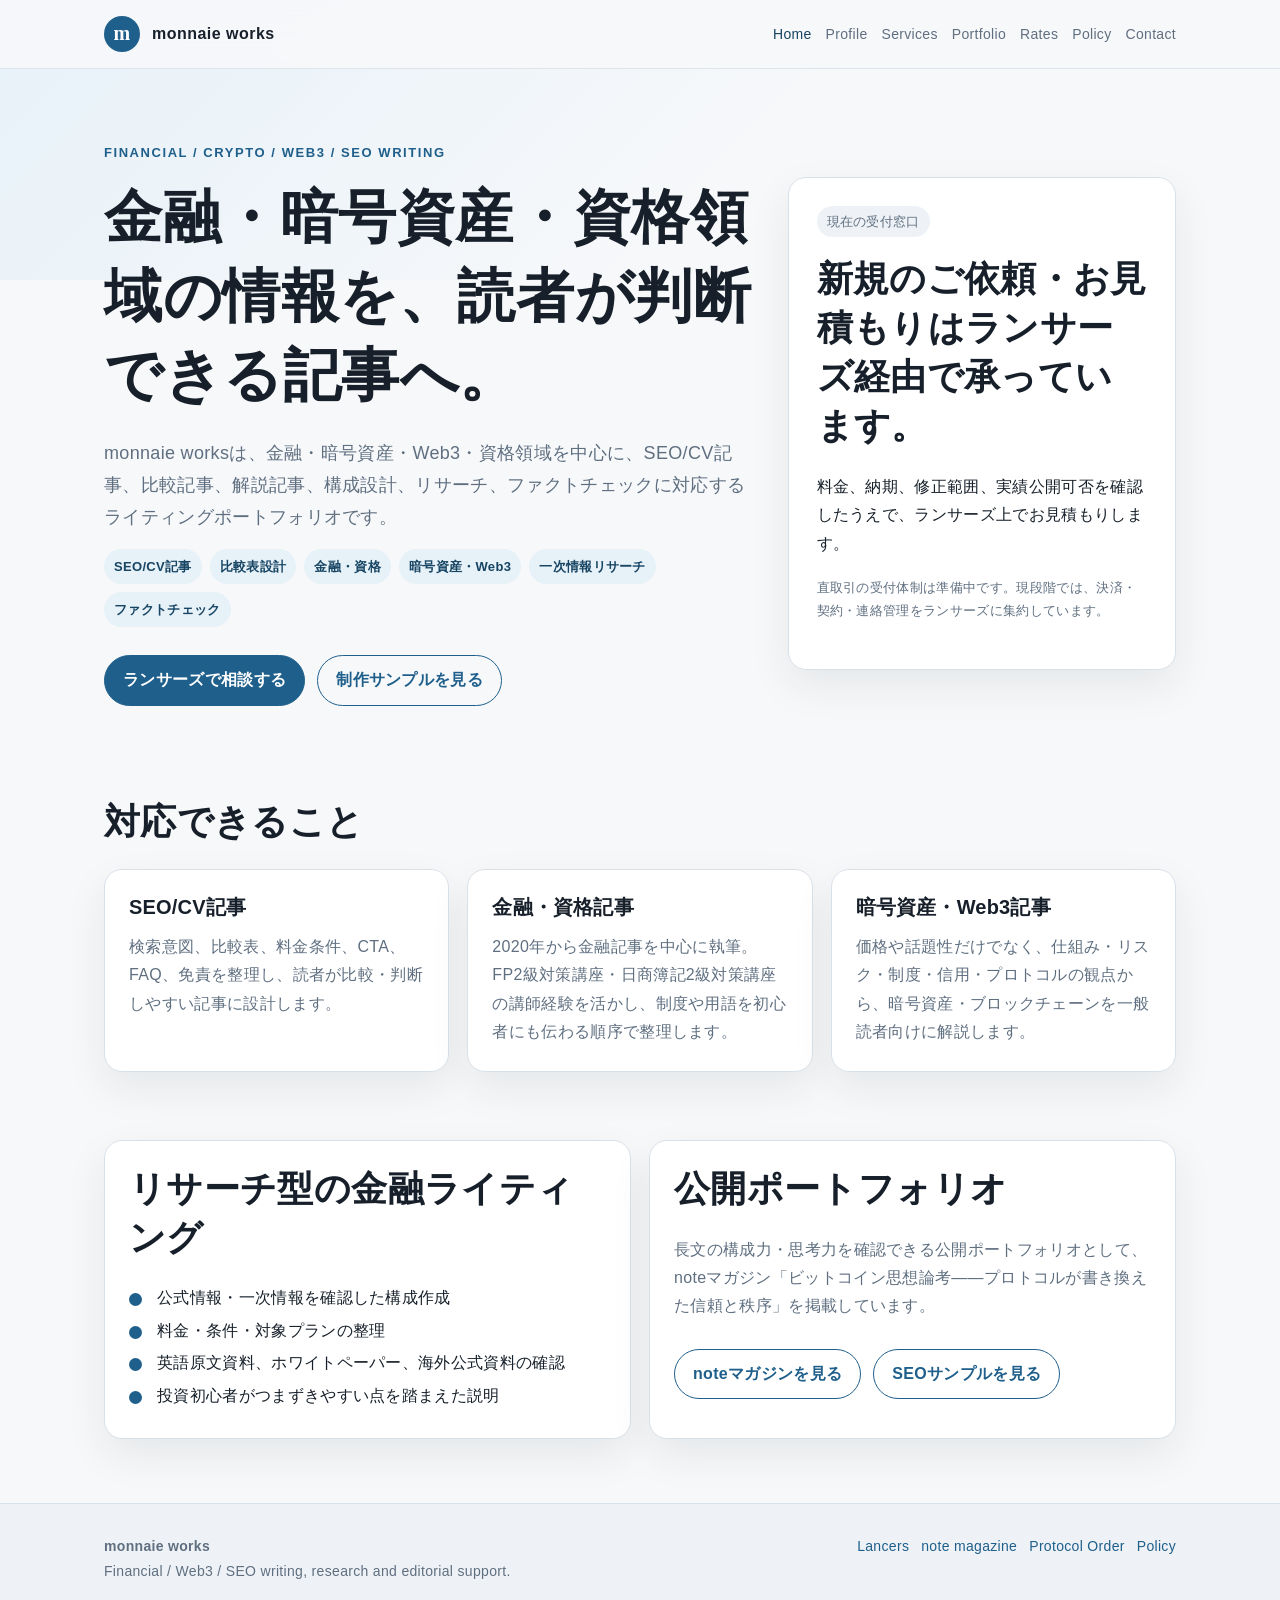
<file: docs/index.html>
<!doctype html>
<html lang="ja">
<head>
  <meta charset="utf-8">
  <meta name="viewport" content="width=device-width, initial-scale=1">
  <title>monnaie works | 金融・暗号資産・資格領域のSEO/CVライティング</title>
  <meta name="description" content="金融・暗号資産・Web3・資格領域のSEO/CV記事、比較記事、リサーチ、ファクトチェックに対応するライティングポートフォリオです。">
  <meta property="og:title" content="monnaie works | 金融・暗号資産・資格領域のSEO/CVライティング">
  <meta property="og:description" content="金融・暗号資産・Web3・資格領域のSEO/CV記事、比較記事、リサーチ、ファクトチェックに対応するライティングポートフォリオです。">
  <meta property="og:type" content="website">
  <meta property="og:url" content="https://monnaie-works.github.io/index.html">
  <link rel="icon" href="assets/favicon.svg" type="image/svg+xml">
  <link rel="stylesheet" href="assets/style.css">
</head>
<body>
<header class="site-header">
  <div class="header-inner">
    <a class="brand" href="index.html" aria-label="monnaie works home">
      <span class="brand-mark">m</span>
      <span>monnaie works</span>
    </a>
    <nav class="nav" aria-label="Primary navigation">
        <a class="active" href="index.html">Home</a>
        <a href="profile.html">Profile</a>
        <a href="services.html">Services</a>
        <a href="portfolio.html">Portfolio</a>
        <a href="rates.html">Rates</a>
        <a href="policy.html">Policy</a>
        <a href="contact.html">Contact</a>
    </nav>
  </div>
</header>

<main>
  <section class="hero">
    <div>
      <p class="eyebrow">Financial / Crypto / Web3 / SEO Writing</p>
      <h1>金融・暗号資産・資格領域の情報を、読者が判断できる記事へ。</h1>
      <p class="lead">monnaie worksは、金融・暗号資産・Web3・資格領域を中心に、SEO/CV記事、比較記事、解説記事、構成設計、リサーチ、ファクトチェックに対応するライティングポートフォリオです。</p>
      <div class="badge-list" aria-label="対応領域">
        <span class="badge">SEO/CV記事</span>
        <span class="badge">比較表設計</span>
        <span class="badge">金融・資格</span>
        <span class="badge">暗号資産・Web3</span>
        <span class="badge">一次情報リサーチ</span>
        <span class="badge">ファクトチェック</span>
      </div>
      <div class="cta-row">
        <a class="button" href="https://www.lancers.jp/profile/monnaie_works" target="_blank" rel="noopener noreferrer">ランサーズで相談する</a>
        <a class="button secondary" href="portfolio.html">制作サンプルを見る</a>
      </div>
    </div>
    <aside class="hero-card" aria-label="依頼受付について">
      <p class="kicker">現在の受付窓口</p>
      <h2>新規のご依頼・お見積もりはランサーズ経由で承っています。</h2>
      <p>料金、納期、修正範囲、実績公開可否を確認したうえで、ランサーズ上でお見積もりします。</p>
      <p class="small">直取引の受付体制は準備中です。現段階では、決済・契約・連絡管理をランサーズに集約しています。</p>
    </aside>
  </section>

  <section class="section">
    <h2>対応できること</h2>
    <div class="grid">
      <article class="card">
        <h3>SEO/CV記事</h3>
        <p>検索意図、比較表、料金条件、CTA、FAQ、免責を整理し、読者が比較・判断しやすい記事に設計します。</p>
      </article>
      <article class="card">
        <h3>金融・資格記事</h3>
        <p>2020年から金融記事を中心に執筆。FP2級対策講座・日商簿記2級対策講座の講師経験を活かし、制度や用語を初心者にも伝わる順序で整理します。</p>
      </article>
      <article class="card">
        <h3>暗号資産・Web3記事</h3>
        <p>価格や話題性だけでなく、仕組み・リスク・制度・信用・プロトコルの観点から、暗号資産・ブロックチェーンを一般読者向けに解説します。</p>
      </article>
    </div>
  </section>

  <section class="section">
    <div class="grid two">
      <article class="profile-box">
        <h2>リサーチ型の金融ライティング</h2>
        <ul class="check-list">
          <li>公式情報・一次情報を確認した構成作成</li>
          <li>料金・条件・対象プランの整理</li>
          <li>英語原文資料、ホワイトペーパー、海外公式資料の確認</li>
          <li>投資初心者がつまずきやすい点を踏まえた説明</li>
        </ul>
      </article>
      <article class="profile-box">
        <h2>公開ポートフォリオ</h2>
        <p>長文の構成力・思考力を確認できる公開ポートフォリオとして、noteマガジン「ビットコイン思想論考――プロトコルが書き換えた信頼と秩序」を掲載しています。</p>
        <div class="cta-row">
          <a class="button secondary" href="https://note.com/philo_monnaie/m/m2eb912a5b10f" target="_blank" rel="noopener noreferrer">noteマガジンを見る</a>
          <a class="button secondary" href="portfolio.html">SEOサンプルを見る</a>
        </div>
      </article>
    </div>
  </section>
</main>

<footer class="site-footer">
  <div class="footer-inner">
    <div>
      <strong>monnaie works</strong><br>
      Financial / Web3 / SEO writing, research and editorial support.
    </div>
    <div class="footer-links">
      <a href="https://www.lancers.jp/profile/monnaie_works" target="_blank" rel="noopener noreferrer">Lancers</a>
      <a href="https://note.com/philo_monnaie/m/m2eb912a5b10f" target="_blank" rel="noopener noreferrer">note magazine</a>
      <a href="https://protocolorder.github.io/protocolorder-teaser/" target="_blank" rel="noopener noreferrer">Protocol Order</a>
      <a href="policy.html">Policy</a>
    </div>
  </div>
</footer>
</body>
</html>
</file>
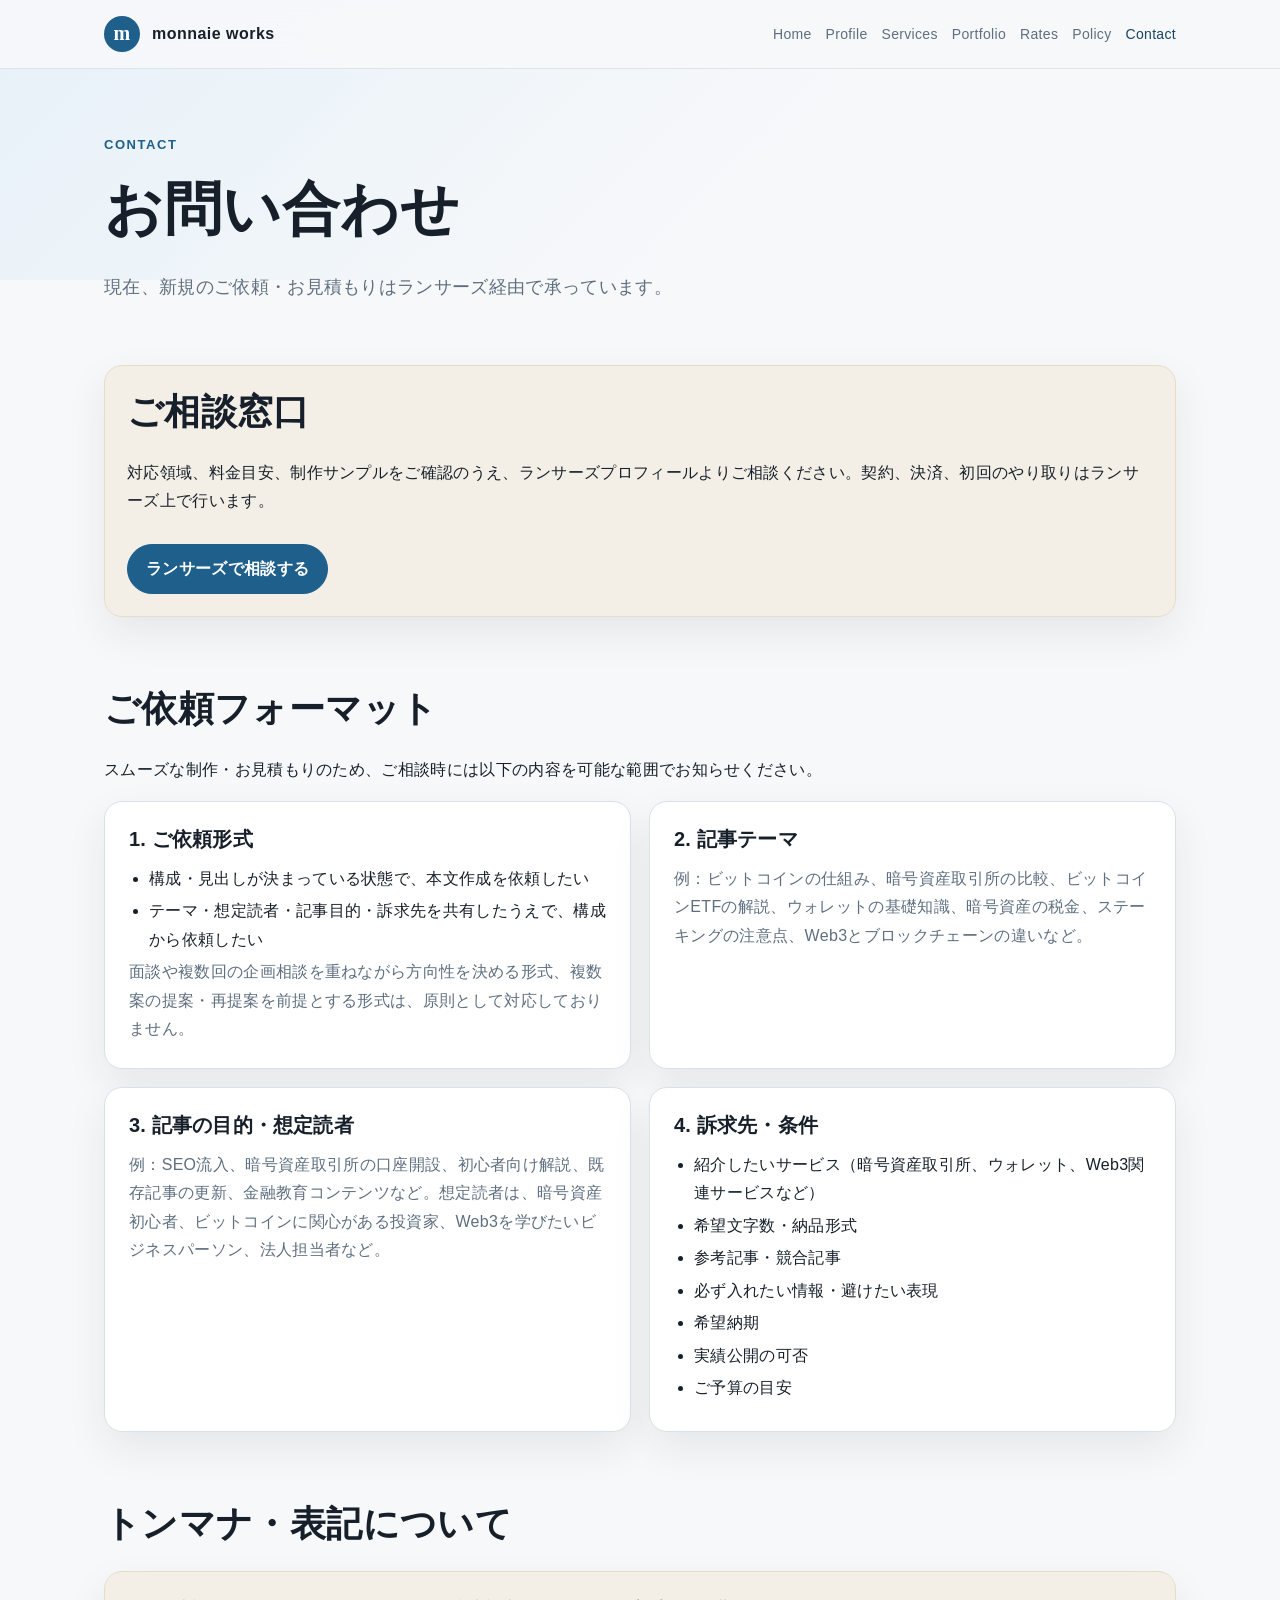
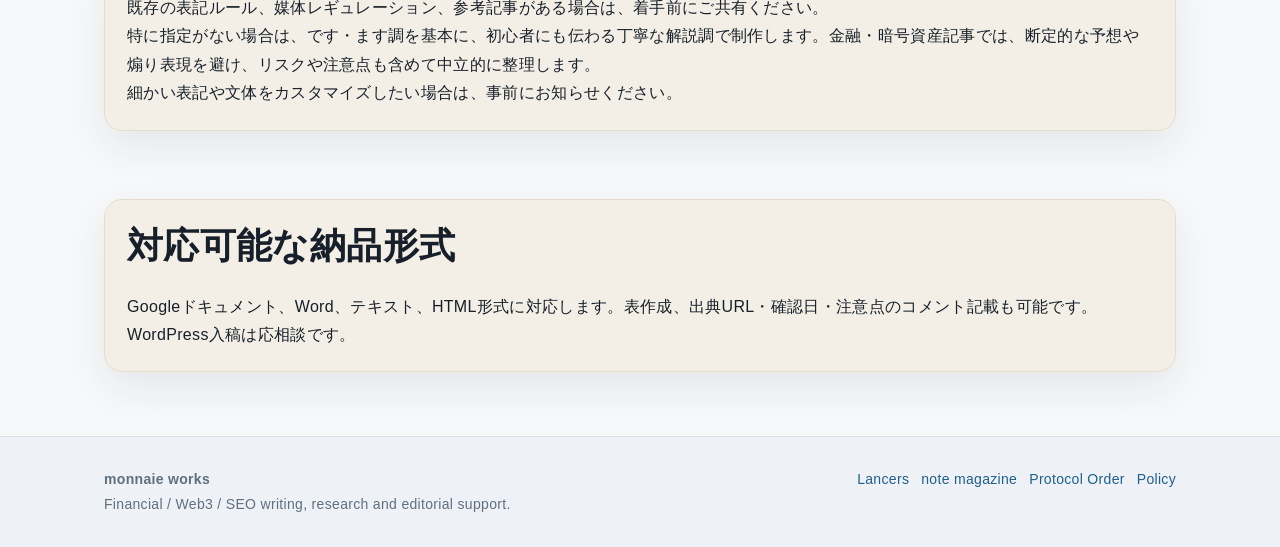
<file: docs/contact.html>
<!doctype html>
<html lang="ja">
<head>
  <meta charset="utf-8">
  <meta name="viewport" content="width=device-width, initial-scale=1">
  <title>Contact | monnaie works</title>
  <meta name="description" content="新規のご依頼・お見積もりはランサーズ経由で承っています。ご依頼フォーマット、必要情報、トンマナ確認方針をまとめています。">
  <meta property="og:title" content="Contact | monnaie works">
  <meta property="og:description" content="新規のご依頼・お見積もりはランサーズ経由で承っています。ご依頼フォーマット、必要情報、トンマナ確認方針をまとめています。">
  <meta property="og:type" content="website">
  <meta property="og:url" content="https://monnaie-works.github.io/contact.html">
  <link rel="icon" href="assets/favicon.svg" type="image/svg+xml">
  <link rel="stylesheet" href="assets/style.css">
</head>
<body>
<header class="site-header">
  <div class="header-inner">
    <a class="brand" href="index.html" aria-label="monnaie works home">
      <span class="brand-mark">m</span>
      <span>monnaie works</span>
    </a>
    <nav class="nav" aria-label="Primary navigation">
        <a href="index.html">Home</a>
        <a href="profile.html">Profile</a>
        <a href="services.html">Services</a>
        <a href="portfolio.html">Portfolio</a>
        <a href="rates.html">Rates</a>
        <a href="policy.html">Policy</a>
        <a class="active" href="contact.html">Contact</a>
    </nav>
  </div>
</header>

<main>
  <section class="page-hero">
    <p class="eyebrow">Contact</p>
    <h1>お問い合わせ</h1>
    <p class="lead">現在、新規のご依頼・お見積もりはランサーズ経由で承っています。</p>
  </section>

  <section class="section">
    <div class="note-box">
      <h2>ご相談窓口</h2>
      <p>対応領域、料金目安、制作サンプルをご確認のうえ、ランサーズプロフィールよりご相談ください。契約、決済、初回のやり取りはランサーズ上で行います。</p>
      <div class="cta-row">
        <a class="button" href="https://www.lancers.jp/profile/monnaie_works" target="_blank" rel="noopener noreferrer">ランサーズで相談する</a>
      </div>
    </div>
  </section>

  <section class="section">
    <h2>ご依頼フォーマット</h2>
    <p>スムーズな制作・お見積もりのため、ご相談時には以下の内容を可能な範囲でお知らせください。</p>
    <div class="grid two">
      <article class="card">
        <h3>1. ご依頼形式</h3>
        <ul>
          <li>構成・見出しが決まっている状態で、本文作成を依頼したい</li>
          <li>テーマ・想定読者・記事目的・訴求先を共有したうえで、構成から依頼したい</li>
        </ul>
        <p>面談や複数回の企画相談を重ねながら方向性を決める形式、複数案の提案・再提案を前提とする形式は、原則として対応しておりません。</p>
      </article>
      <article class="card">
        <h3>2. 記事テーマ</h3>
        <p>例：ビットコインの仕組み、暗号資産取引所の比較、ビットコインETFの解説、ウォレットの基礎知識、暗号資産の税金、ステーキングの注意点、Web3とブロックチェーンの違いなど。</p>
      </article>
      <article class="card">
        <h3>3. 記事の目的・想定読者</h3>
        <p>例：SEO流入、暗号資産取引所の口座開設、初心者向け解説、既存記事の更新、金融教育コンテンツなど。想定読者は、暗号資産初心者、ビットコインに関心がある投資家、Web3を学びたいビジネスパーソン、法人担当者など。</p>
      </article>
      <article class="card">
        <h3>4. 訴求先・条件</h3>
        <ul>
          <li>紹介したいサービス（暗号資産取引所、ウォレット、Web3関連サービスなど）</li>
          <li>希望文字数・納品形式</li>
          <li>参考記事・競合記事</li>
          <li>必ず入れたい情報・避けたい表現</li>
          <li>希望納期</li>
          <li>実績公開の可否</li>
          <li>ご予算の目安</li>
        </ul>
      </article>
    </div>
  </section>

  <section class="section">
    <h2>トンマナ・表記について</h2>
    <div class="note-box">
      <p>既存の表記ルール、媒体レギュレーション、参考記事がある場合は、着手前にご共有ください。</p>
      <p>特に指定がない場合は、です・ます調を基本に、初心者にも伝わる丁寧な解説調で制作します。金融・暗号資産記事では、断定的な予想や煽り表現を避け、リスクや注意点も含めて中立的に整理します。</p>
      <p>細かい表記や文体をカスタマイズしたい場合は、事前にお知らせください。</p>
    </div>
  </section>

  <section class="section">
    <div class="note-box">
      <h2>対応可能な納品形式</h2>
      <p>Googleドキュメント、Word、テキスト、HTML形式に対応します。表作成、出典URL・確認日・注意点のコメント記載も可能です。WordPress入稿は応相談です。</p>
    </div>
  </section>
</main>

<footer class="site-footer">
  <div class="footer-inner">
    <div>
      <strong>monnaie works</strong><br>
      Financial / Web3 / SEO writing, research and editorial support.
    </div>
    <div class="footer-links">
      <a href="https://www.lancers.jp/profile/monnaie_works" target="_blank" rel="noopener noreferrer">Lancers</a>
      <a href="https://note.com/philo_monnaie/m/m2eb912a5b10f" target="_blank" rel="noopener noreferrer">note magazine</a>
      <a href="https://protocolorder.github.io/protocolorder-teaser/" target="_blank" rel="noopener noreferrer">Protocol Order</a>
      <a href="policy.html">Policy</a>
    </div>
  </div>
</footer>
</body>
</html>
</file>
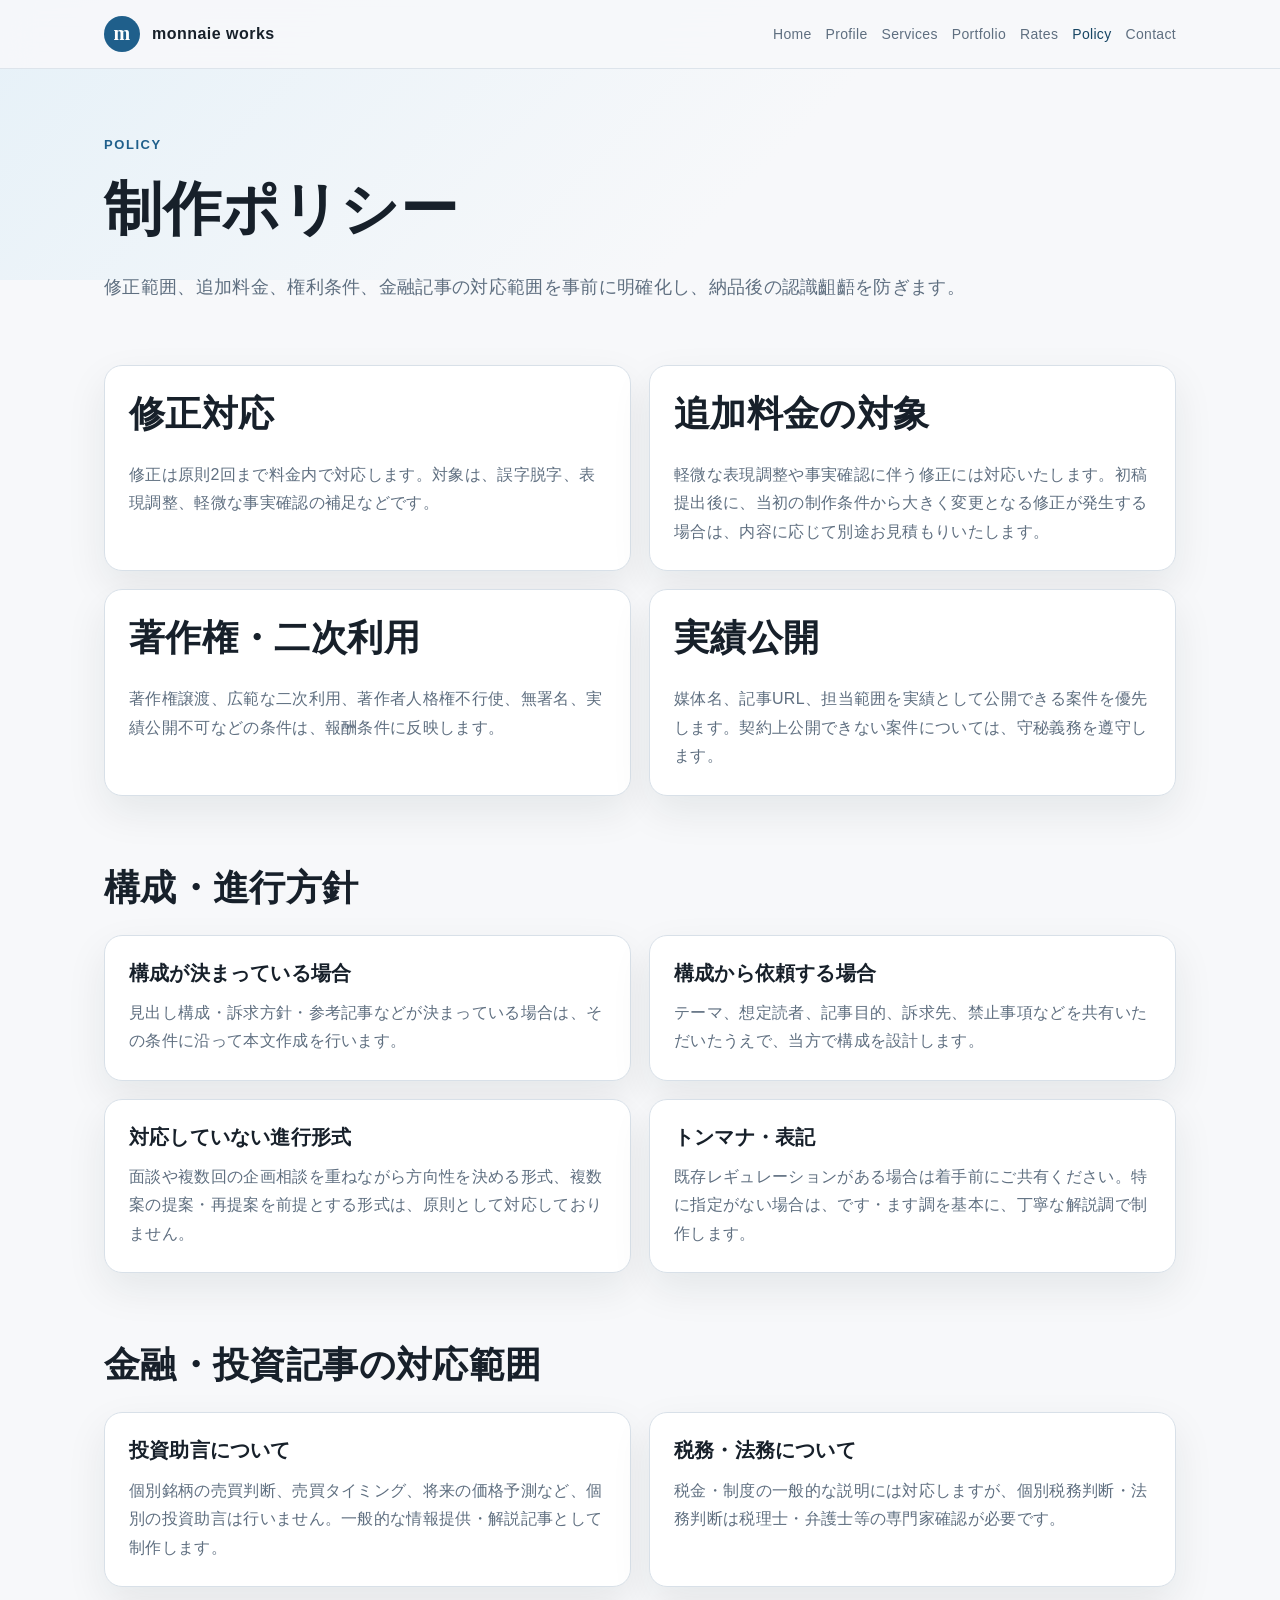
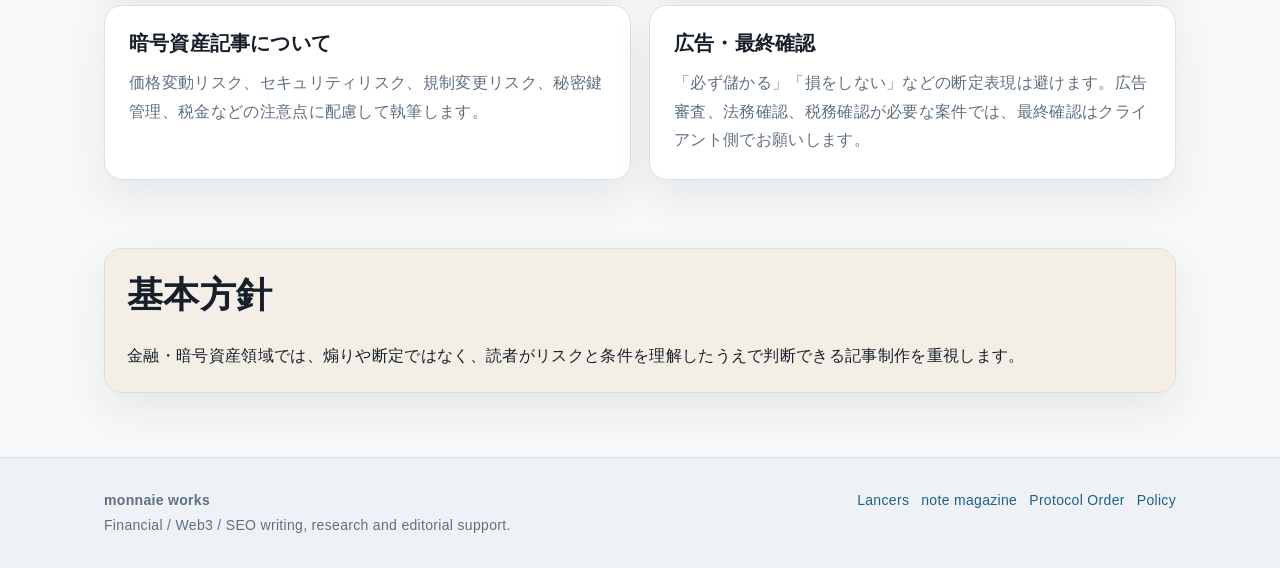
<file: docs/policy.html>
<!doctype html>
<html lang="ja">
<head>
  <meta charset="utf-8">
  <meta name="viewport" content="width=device-width, initial-scale=1">
  <title>Policy | monnaie works</title>
  <meta name="description" content="修正範囲、追加料金、権利条件、金融・投資記事の対応範囲に関する制作ポリシーです。">
  <meta property="og:title" content="Policy | monnaie works">
  <meta property="og:description" content="修正範囲、追加料金、権利条件、金融・投資記事の対応範囲に関する制作ポリシーです。">
  <meta property="og:type" content="website">
  <meta property="og:url" content="https://monnaie-works.github.io/policy.html">
  <link rel="icon" href="assets/favicon.svg" type="image/svg+xml">
  <link rel="stylesheet" href="assets/style.css">
</head>
<body>
<header class="site-header">
  <div class="header-inner">
    <a class="brand" href="index.html" aria-label="monnaie works home">
      <span class="brand-mark">m</span>
      <span>monnaie works</span>
    </a>
    <nav class="nav" aria-label="Primary navigation">
        <a href="index.html">Home</a>
        <a href="profile.html">Profile</a>
        <a href="services.html">Services</a>
        <a href="portfolio.html">Portfolio</a>
        <a href="rates.html">Rates</a>
        <a class="active" href="policy.html">Policy</a>
        <a href="contact.html">Contact</a>
    </nav>
  </div>
</header>

<main>
  <section class="page-hero">
    <p class="eyebrow">Policy</p>
    <h1>制作ポリシー</h1>
    <p class="lead">修正範囲、追加料金、権利条件、金融記事の対応範囲を事前に明確化し、納品後の認識齟齬を防ぎます。</p>
  </section>

  <section class="section">
    <div class="grid two">
      <article class="card">
        <h2>修正対応</h2>
        <p>修正は原則2回まで料金内で対応します。対象は、誤字脱字、表現調整、軽微な事実確認の補足などです。</p>
      </article>
      <article class="card">
        <h2>追加料金の対象</h2>
        <p>軽微な表現調整や事実確認に伴う修正には対応いたします。初稿提出後に、当初の制作条件から大きく変更となる修正が発生する場合は、内容に応じて別途お見積もりいたします。</p>
      </article>
      <article class="card">
        <h2>著作権・二次利用</h2>
        <p>著作権譲渡、広範な二次利用、著作者人格権不行使、無署名、実績公開不可などの条件は、報酬条件に反映します。</p>
      </article>
      <article class="card">
        <h2>実績公開</h2>
        <p>媒体名、記事URL、担当範囲を実績として公開できる案件を優先します。契約上公開できない案件については、守秘義務を遵守します。</p>
      </article>
    </div>
  </section>

  <section class="section">
    <h2>構成・進行方針</h2>
    <div class="grid two">
      <article class="card">
        <h3>構成が決まっている場合</h3>
        <p>見出し構成・訴求方針・参考記事などが決まっている場合は、その条件に沿って本文作成を行います。</p>
      </article>
      <article class="card">
        <h3>構成から依頼する場合</h3>
        <p>テーマ、想定読者、記事目的、訴求先、禁止事項などを共有いただいたうえで、当方で構成を設計します。</p>
      </article>
      <article class="card">
        <h3>対応していない進行形式</h3>
        <p>面談や複数回の企画相談を重ねながら方向性を決める形式、複数案の提案・再提案を前提とする形式は、原則として対応しておりません。</p>
      </article>
      <article class="card">
        <h3>トンマナ・表記</h3>
        <p>既存レギュレーションがある場合は着手前にご共有ください。特に指定がない場合は、です・ます調を基本に、丁寧な解説調で制作します。</p>
      </article>
    </div>
  </section>

  <section class="section">
    <h2>金融・投資記事の対応範囲</h2>
    <div class="grid two">
      <article class="card">
        <h3>投資助言について</h3>
        <p>個別銘柄の売買判断、売買タイミング、将来の価格予測など、個別の投資助言は行いません。一般的な情報提供・解説記事として制作します。</p>
      </article>
      <article class="card">
        <h3>税務・法務について</h3>
        <p>税金・制度の一般的な説明には対応しますが、個別税務判断・法務判断は税理士・弁護士等の専門家確認が必要です。</p>
      </article>
      <article class="card">
        <h3>暗号資産記事について</h3>
        <p>価格変動リスク、セキュリティリスク、規制変更リスク、秘密鍵管理、税金などの注意点に配慮して執筆します。</p>
      </article>
      <article class="card">
        <h3>広告・最終確認</h3>
        <p>「必ず儲かる」「損をしない」などの断定表現は避けます。広告審査、法務確認、税務確認が必要な案件では、最終確認はクライアント側でお願いします。</p>
      </article>
    </div>
  </section>

  <section class="section">
    <div class="note-box">
      <h2>基本方針</h2>
      <p>金融・暗号資産領域では、煽りや断定ではなく、読者がリスクと条件を理解したうえで判断できる記事制作を重視します。</p>
    </div>
  </section>
</main>

<footer class="site-footer">
  <div class="footer-inner">
    <div>
      <strong>monnaie works</strong><br>
      Financial / Web3 / SEO writing, research and editorial support.
    </div>
    <div class="footer-links">
      <a href="https://www.lancers.jp/profile/monnaie_works" target="_blank" rel="noopener noreferrer">Lancers</a>
      <a href="https://note.com/philo_monnaie/m/m2eb912a5b10f" target="_blank" rel="noopener noreferrer">note magazine</a>
      <a href="https://protocolorder.github.io/protocolorder-teaser/" target="_blank" rel="noopener noreferrer">Protocol Order</a>
      <a href="policy.html">Policy</a>
    </div>
  </div>
</footer>
</body>
</html>
</file>
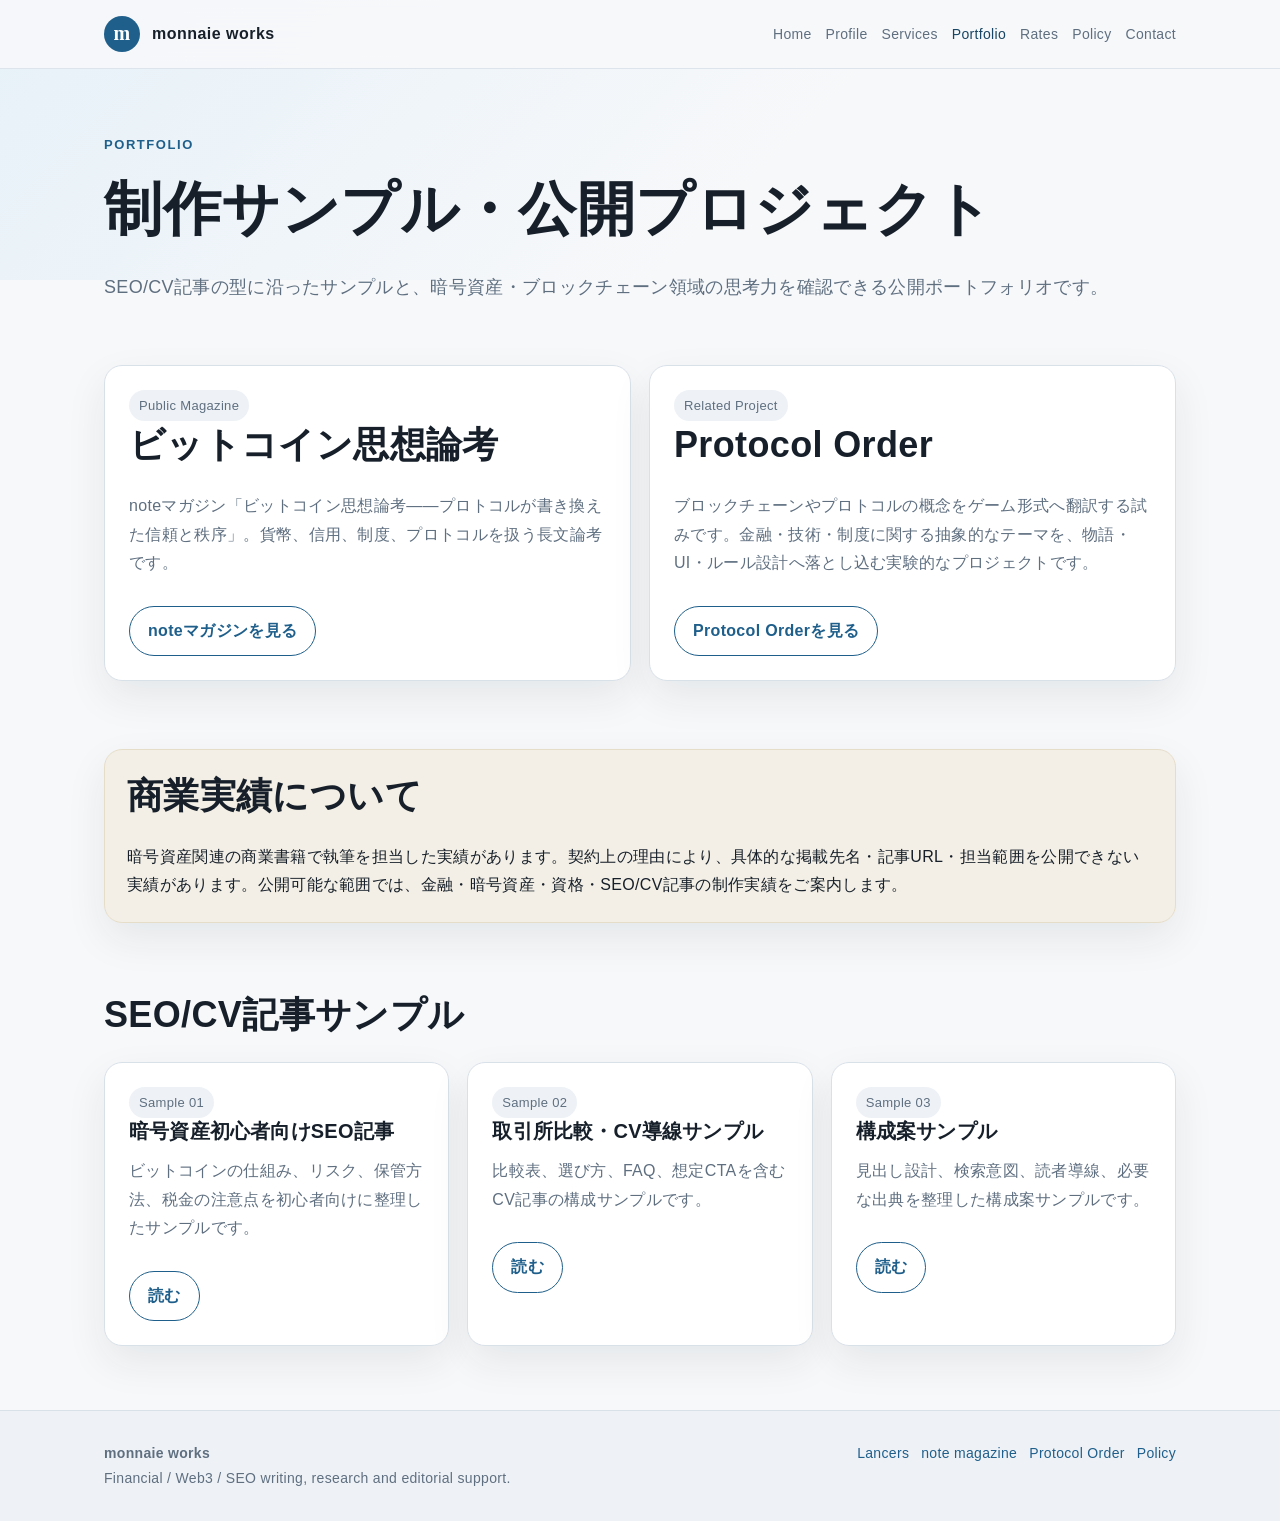
<file: docs/portfolio.html>
<!doctype html>
<html lang="ja">
<head>
  <meta charset="utf-8">
  <meta name="viewport" content="width=device-width, initial-scale=1">
  <title>Portfolio | monnaie works</title>
  <meta name="description" content="noteマガジン、Protocol Order、SEO/CV記事サンプルを掲載するポートフォリオページです。">
  <meta property="og:title" content="Portfolio | monnaie works">
  <meta property="og:description" content="noteマガジン、Protocol Order、SEO/CV記事サンプルを掲載するポートフォリオページです。">
  <meta property="og:type" content="website">
  <meta property="og:url" content="https://monnaie-works.github.io/portfolio.html">
  <link rel="icon" href="assets/favicon.svg" type="image/svg+xml">
  <link rel="stylesheet" href="assets/style.css">
</head>
<body>
<header class="site-header">
  <div class="header-inner">
    <a class="brand" href="index.html" aria-label="monnaie works home">
      <span class="brand-mark">m</span>
      <span>monnaie works</span>
    </a>
    <nav class="nav" aria-label="Primary navigation">
        <a href="index.html">Home</a>
        <a href="profile.html">Profile</a>
        <a href="services.html">Services</a>
        <a class="active" href="portfolio.html">Portfolio</a>
        <a href="rates.html">Rates</a>
        <a href="policy.html">Policy</a>
        <a href="contact.html">Contact</a>
    </nav>
  </div>
</header>

<main>
  <section class="page-hero">
    <p class="eyebrow">Portfolio</p>
    <h1>制作サンプル・公開プロジェクト</h1>
    <p class="lead">SEO/CV記事の型に沿ったサンプルと、暗号資産・ブロックチェーン領域の思考力を確認できる公開ポートフォリオです。</p>
  </section>

  <section class="section">
    <div class="grid two">
      <article class="article-card">
        <p class="kicker">Public Magazine</p>
        <h2>ビットコイン思想論考</h2>
        <p>noteマガジン「ビットコイン思想論考――プロトコルが書き換えた信頼と秩序」。貨幣、信用、制度、プロトコルを扱う長文論考です。</p>
        <div class="cta-row">
          <a class="button secondary" href="https://note.com/philo_monnaie/m/m2eb912a5b10f" target="_blank" rel="noopener noreferrer">noteマガジンを見る</a>
        </div>
      </article>
      <article class="article-card">
        <p class="kicker">Related Project</p>
        <h2>Protocol Order</h2>
        <p>ブロックチェーンやプロトコルの概念をゲーム形式へ翻訳する試みです。金融・技術・制度に関する抽象的なテーマを、物語・UI・ルール設計へ落とし込む実験的なプロジェクトです。</p>
        <div class="cta-row">
          <a class="button secondary" href="https://protocolorder.github.io/protocolorder-teaser/" target="_blank" rel="noopener noreferrer">Protocol Orderを見る</a>
        </div>
      </article>
    </div>
  </section>

  <section class="section">
    <div class="note-box">
      <h2>商業実績について</h2>
      <p>暗号資産関連の商業書籍で執筆を担当した実績があります。契約上の理由により、具体的な掲載先名・記事URL・担当範囲を公開できない実績があります。公開可能な範囲では、金融・暗号資産・資格・SEO/CV記事の制作実績をご案内します。</p>
    </div>
  </section>

  <section class="section">
    <h2>SEO/CV記事サンプル</h2>
    <div class="grid">
      <article class="article-card">
        <p class="kicker">Sample 01</p>
        <h3>暗号資産初心者向けSEO記事</h3>
        <p>ビットコインの仕組み、リスク、保管方法、税金の注意点を初心者向けに整理したサンプルです。</p>
        <div class="cta-row"><a class="button secondary" href="samples/crypto-beginner.html">読む</a></div>
      </article>
      <article class="article-card">
        <p class="kicker">Sample 02</p>
        <h3>取引所比較・CV導線サンプル</h3>
        <p>比較表、選び方、FAQ、想定CTAを含むCV記事の構成サンプルです。</p>
        <div class="cta-row"><a class="button secondary" href="samples/exchange-choice.html">読む</a></div>
      </article>
      <article class="article-card">
        <p class="kicker">Sample 03</p>
        <h3>構成案サンプル</h3>
        <p>見出し設計、検索意図、読者導線、必要な出典を整理した構成案サンプルです。</p>
        <div class="cta-row"><a class="button secondary" href="samples/structure-sample.html">読む</a></div>
      </article>
    </div>
  </section>
</main>

<footer class="site-footer">
  <div class="footer-inner">
    <div>
      <strong>monnaie works</strong><br>
      Financial / Web3 / SEO writing, research and editorial support.
    </div>
    <div class="footer-links">
      <a href="https://www.lancers.jp/profile/monnaie_works" target="_blank" rel="noopener noreferrer">Lancers</a>
      <a href="https://note.com/philo_monnaie/m/m2eb912a5b10f" target="_blank" rel="noopener noreferrer">note magazine</a>
      <a href="https://protocolorder.github.io/protocolorder-teaser/" target="_blank" rel="noopener noreferrer">Protocol Order</a>
      <a href="policy.html">Policy</a>
    </div>
  </div>
</footer>
</body>
</html>
</file>
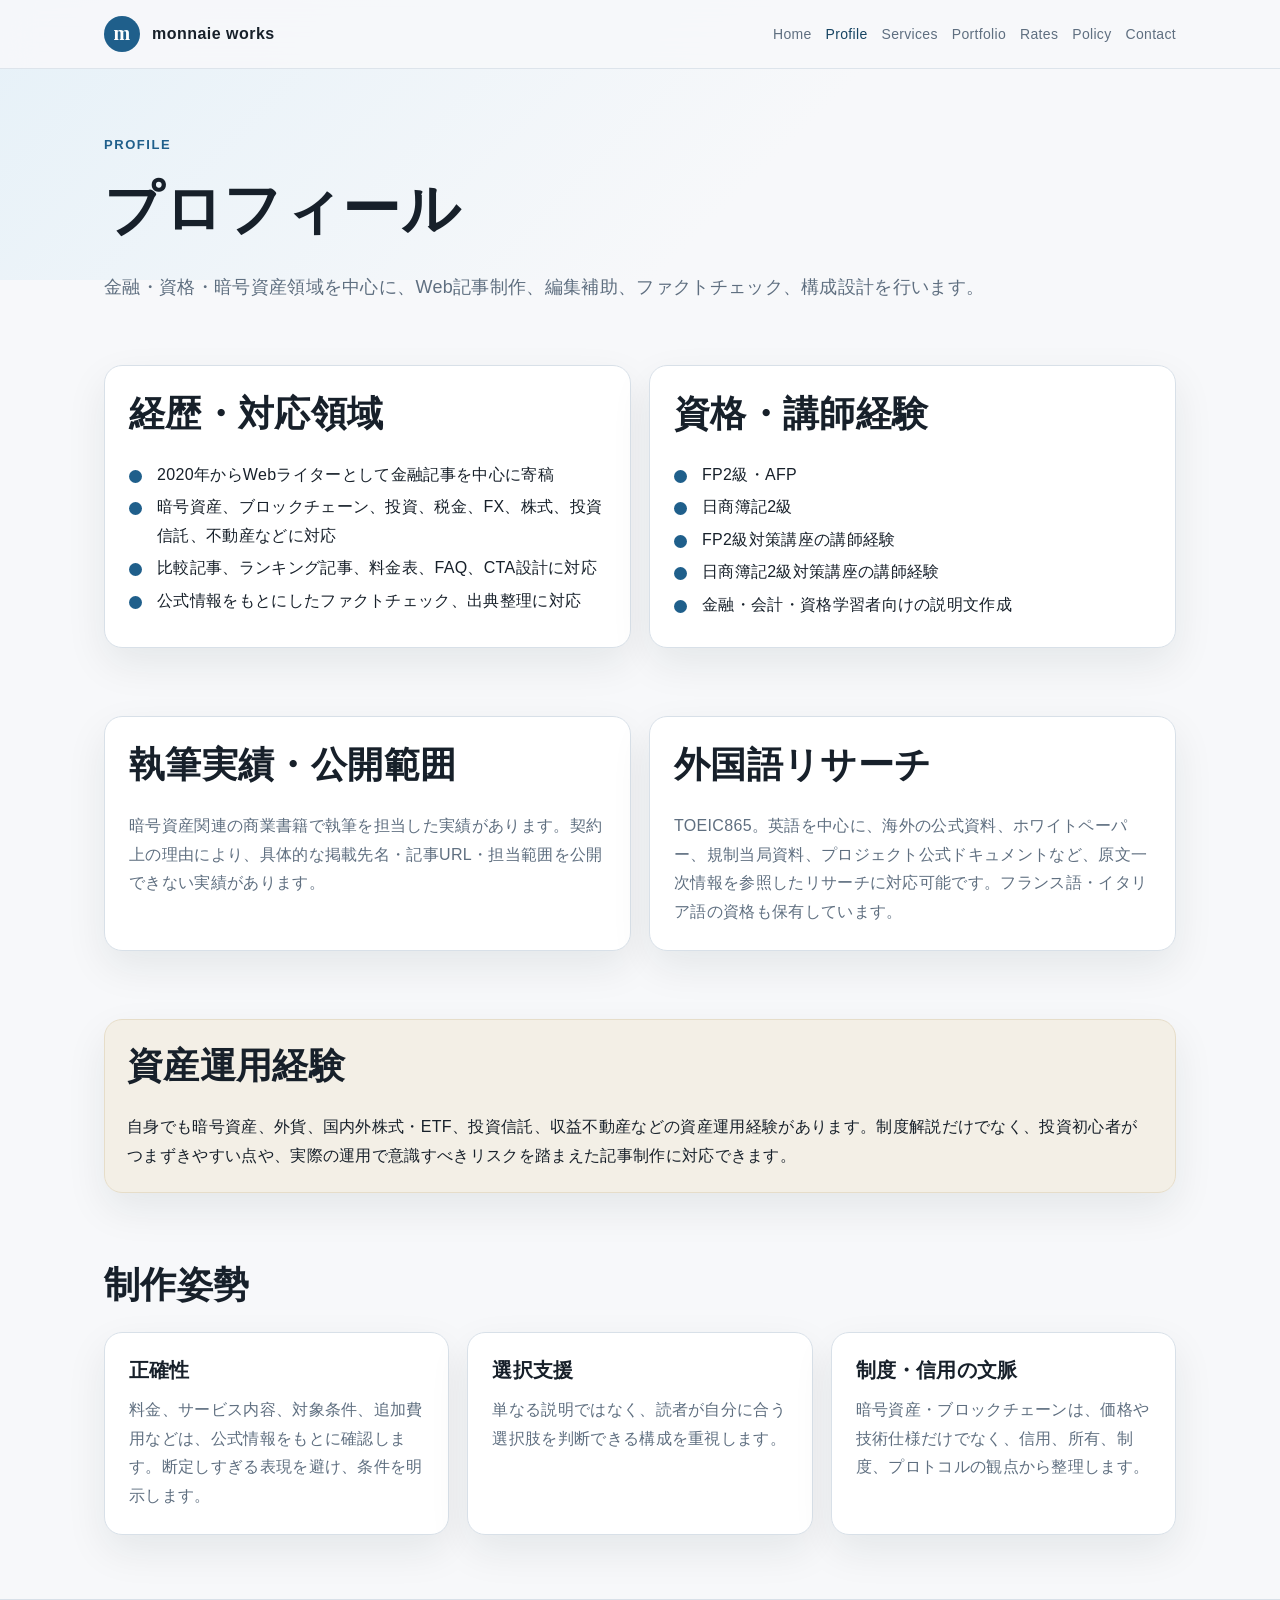
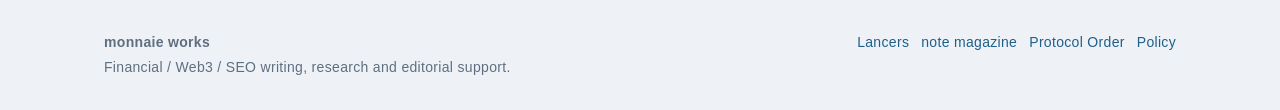
<file: docs/profile.html>
<!doctype html>
<html lang="ja">
<head>
  <meta charset="utf-8">
  <meta name="viewport" content="width=device-width, initial-scale=1">
  <title>Profile | monnaie works</title>
  <meta name="description" content="2020年から金融記事を中心に執筆。FP2級・日商簿記2級講座経験、TOEIC865、資産運用経験を活かしたリサーチ型ライティング。">
  <meta property="og:title" content="Profile | monnaie works">
  <meta property="og:description" content="2020年から金融記事を中心に執筆。FP2級・日商簿記2級講座経験、TOEIC865、資産運用経験を活かしたリサーチ型ライティング。">
  <meta property="og:type" content="website">
  <meta property="og:url" content="https://monnaie-works.github.io/profile.html">
  <link rel="icon" href="assets/favicon.svg" type="image/svg+xml">
  <link rel="stylesheet" href="assets/style.css">
</head>
<body>
<header class="site-header">
  <div class="header-inner">
    <a class="brand" href="index.html" aria-label="monnaie works home">
      <span class="brand-mark">m</span>
      <span>monnaie works</span>
    </a>
    <nav class="nav" aria-label="Primary navigation">
        <a href="index.html">Home</a>
        <a class="active" href="profile.html">Profile</a>
        <a href="services.html">Services</a>
        <a href="portfolio.html">Portfolio</a>
        <a href="rates.html">Rates</a>
        <a href="policy.html">Policy</a>
        <a href="contact.html">Contact</a>
    </nav>
  </div>
</header>

<main>
  <section class="page-hero">
    <p class="eyebrow">Profile</p>
    <h1>プロフィール</h1>
    <p class="lead">金融・資格・暗号資産領域を中心に、Web記事制作、編集補助、ファクトチェック、構成設計を行います。</p>
  </section>

  <section class="section">
    <div class="grid two">
      <article class="profile-box">
        <h2>経歴・対応領域</h2>
        <ul class="check-list">
          <li>2020年からWebライターとして金融記事を中心に寄稿</li>
          <li>暗号資産、ブロックチェーン、投資、税金、FX、株式、投資信託、不動産などに対応</li>
          <li>比較記事、ランキング記事、料金表、FAQ、CTA設計に対応</li>
          <li>公式情報をもとにしたファクトチェック、出典整理に対応</li>
        </ul>
      </article>
      <article class="profile-box">
        <h2>資格・講師経験</h2>
        <ul class="check-list">
          <li>FP2級・AFP</li>
          <li>日商簿記2級</li>
          <li>FP2級対策講座の講師経験</li>
          <li>日商簿記2級対策講座の講師経験</li>
          <li>金融・会計・資格学習者向けの説明文作成</li>
        </ul>
      </article>
    </div>
  </section>

  <section class="section">
    <div class="grid two">
      <article class="profile-box">
        <h2>執筆実績・公開範囲</h2>
        <p>暗号資産関連の商業書籍で執筆を担当した実績があります。契約上の理由により、具体的な掲載先名・記事URL・担当範囲を公開できない実績があります。</p>
      </article>
      <article class="profile-box">
        <h2>外国語リサーチ</h2>
        <p>TOEIC865。英語を中心に、海外の公式資料、ホワイトペーパー、規制当局資料、プロジェクト公式ドキュメントなど、原文一次情報を参照したリサーチに対応可能です。フランス語・イタリア語の資格も保有しています。</p>
      </article>
    </div>
  </section>

  <section class="section">
    <div class="note-box">
      <h2>資産運用経験</h2>
      <p>自身でも暗号資産、外貨、国内外株式・ETF、投資信託、収益不動産などの資産運用経験があります。制度解説だけでなく、投資初心者がつまずきやすい点や、実際の運用で意識すべきリスクを踏まえた記事制作に対応できます。</p>
    </div>
  </section>

  <section class="section">
    <h2>制作姿勢</h2>
    <div class="grid">
      <article class="card">
        <h3>正確性</h3>
        <p>料金、サービス内容、対象条件、追加費用などは、公式情報をもとに確認します。断定しすぎる表現を避け、条件を明示します。</p>
      </article>
      <article class="card">
        <h3>選択支援</h3>
        <p>単なる説明ではなく、読者が自分に合う選択肢を判断できる構成を重視します。</p>
      </article>
      <article class="card">
        <h3>制度・信用の文脈</h3>
        <p>暗号資産・ブロックチェーンは、価格や技術仕様だけでなく、信用、所有、制度、プロトコルの観点から整理します。</p>
      </article>
    </div>
  </section>
</main>

<footer class="site-footer">
  <div class="footer-inner">
    <div>
      <strong>monnaie works</strong><br>
      Financial / Web3 / SEO writing, research and editorial support.
    </div>
    <div class="footer-links">
      <a href="https://www.lancers.jp/profile/monnaie_works" target="_blank" rel="noopener noreferrer">Lancers</a>
      <a href="https://note.com/philo_monnaie/m/m2eb912a5b10f" target="_blank" rel="noopener noreferrer">note magazine</a>
      <a href="https://protocolorder.github.io/protocolorder-teaser/" target="_blank" rel="noopener noreferrer">Protocol Order</a>
      <a href="policy.html">Policy</a>
    </div>
  </div>
</footer>
</body>
</html>
</file>
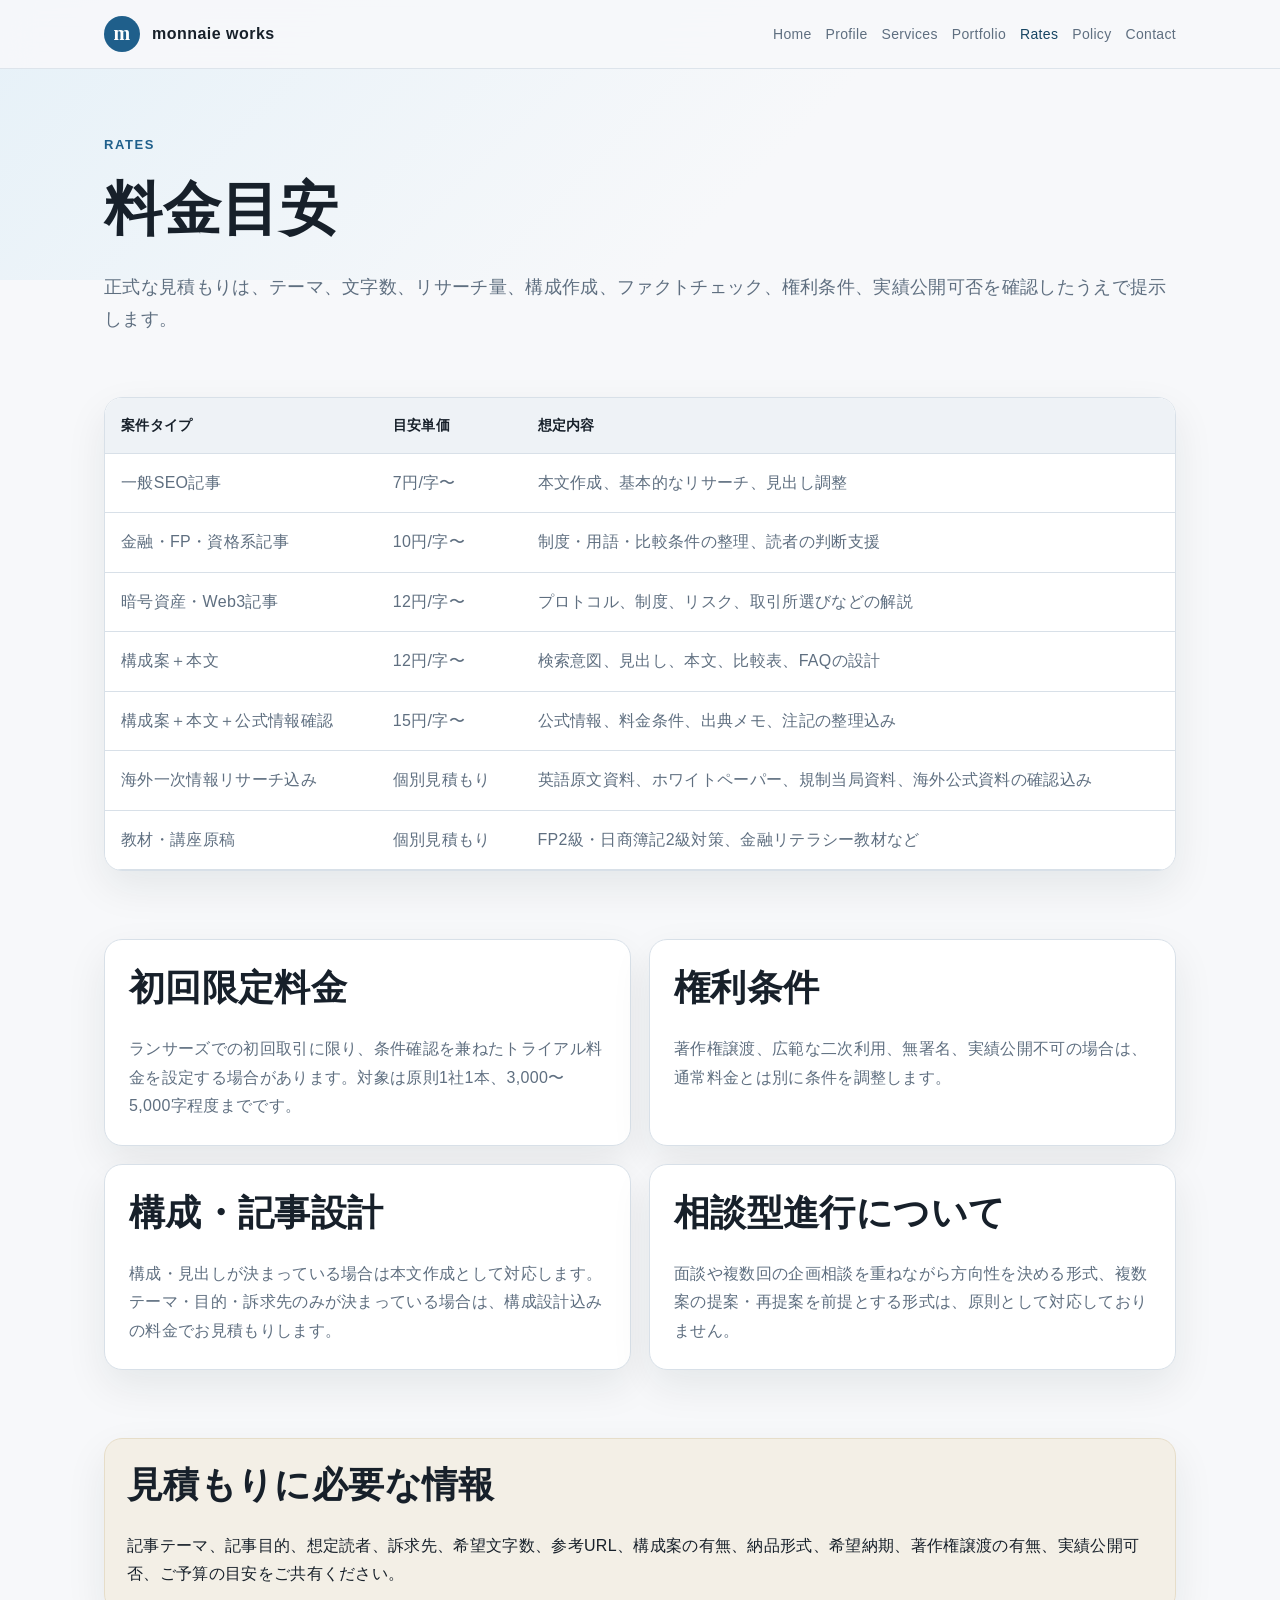
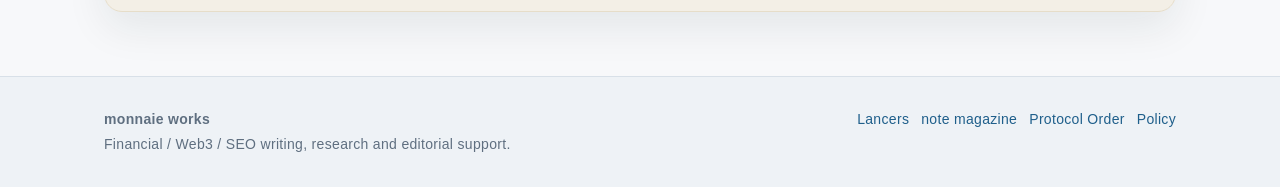
<file: docs/rates.html>
<!doctype html>
<html lang="ja">
<head>
  <meta charset="utf-8">
  <meta name="viewport" content="width=device-width, initial-scale=1">
  <title>Rates | monnaie works</title>
  <meta name="description" content="金融・資格・暗号資産・Web3記事、構成案、公式情報確認、海外一次情報リサーチの料金目安です。">
  <meta property="og:title" content="Rates | monnaie works">
  <meta property="og:description" content="金融・資格・暗号資産・Web3記事、構成案、公式情報確認、海外一次情報リサーチの料金目安です。">
  <meta property="og:type" content="website">
  <meta property="og:url" content="https://monnaie-works.github.io/rates.html">
  <link rel="icon" href="assets/favicon.svg" type="image/svg+xml">
  <link rel="stylesheet" href="assets/style.css">
</head>
<body>
<header class="site-header">
  <div class="header-inner">
    <a class="brand" href="index.html" aria-label="monnaie works home">
      <span class="brand-mark">m</span>
      <span>monnaie works</span>
    </a>
    <nav class="nav" aria-label="Primary navigation">
        <a href="index.html">Home</a>
        <a href="profile.html">Profile</a>
        <a href="services.html">Services</a>
        <a href="portfolio.html">Portfolio</a>
        <a class="active" href="rates.html">Rates</a>
        <a href="policy.html">Policy</a>
        <a href="contact.html">Contact</a>
    </nav>
  </div>
</header>

<main>
  <section class="page-hero">
    <p class="eyebrow">Rates</p>
    <h1>料金目安</h1>
    <p class="lead">正式な見積もりは、テーマ、文字数、リサーチ量、構成作成、ファクトチェック、権利条件、実績公開可否を確認したうえで提示します。</p>
  </section>

  <section class="section">
    <div class="table-wrap">
      <table>
        <thead>
          <tr>
            <th>案件タイプ</th>
            <th>目安単価</th>
            <th>想定内容</th>
          </tr>
        </thead>
        <tbody>
          <tr>
            <td>一般SEO記事</td>
            <td>7円/字〜</td>
            <td>本文作成、基本的なリサーチ、見出し調整</td>
          </tr>
          <tr>
            <td>金融・FP・資格系記事</td>
            <td>10円/字〜</td>
            <td>制度・用語・比較条件の整理、読者の判断支援</td>
          </tr>
          <tr>
            <td>暗号資産・Web3記事</td>
            <td>12円/字〜</td>
            <td>プロトコル、制度、リスク、取引所選びなどの解説</td>
          </tr>
          <tr>
            <td>構成案＋本文</td>
            <td>12円/字〜</td>
            <td>検索意図、見出し、本文、比較表、FAQの設計</td>
          </tr>
          <tr>
            <td>構成案＋本文＋公式情報確認</td>
            <td>15円/字〜</td>
            <td>公式情報、料金条件、出典メモ、注記の整理込み</td>
          </tr>
          <tr>
            <td>海外一次情報リサーチ込み</td>
            <td>個別見積もり</td>
            <td>英語原文資料、ホワイトペーパー、規制当局資料、海外公式資料の確認込み</td>
          </tr>
          <tr>
            <td>教材・講座原稿</td>
            <td>個別見積もり</td>
            <td>FP2級・日商簿記2級対策、金融リテラシー教材など</td>
          </tr>
        </tbody>
      </table>
    </div>
  </section>

  <section class="section">
    <div class="grid two">
      <article class="card">
        <h2>初回限定料金</h2>
        <p>ランサーズでの初回取引に限り、条件確認を兼ねたトライアル料金を設定する場合があります。対象は原則1社1本、3,000〜5,000字程度までです。</p>
      </article>
      <article class="card">
        <h2>権利条件</h2>
        <p>著作権譲渡、広範な二次利用、無署名、実績公開不可の場合は、通常料金とは別に条件を調整します。</p>
      </article>
      <article class="card">
        <h2>構成・記事設計</h2>
        <p>構成・見出しが決まっている場合は本文作成として対応します。テーマ・目的・訴求先のみが決まっている場合は、構成設計込みの料金でお見積もりします。</p>
      </article>
      <article class="card">
        <h2>相談型進行について</h2>
        <p>面談や複数回の企画相談を重ねながら方向性を決める形式、複数案の提案・再提案を前提とする形式は、原則として対応しておりません。</p>
      </article>
    </div>
  </section>

  <section class="section">
    <div class="note-box">
      <h2>見積もりに必要な情報</h2>
      <p>記事テーマ、記事目的、想定読者、訴求先、希望文字数、参考URL、構成案の有無、納品形式、希望納期、著作権譲渡の有無、実績公開可否、ご予算の目安をご共有ください。</p>
    </div>
  </section>
</main>

<footer class="site-footer">
  <div class="footer-inner">
    <div>
      <strong>monnaie works</strong><br>
      Financial / Web3 / SEO writing, research and editorial support.
    </div>
    <div class="footer-links">
      <a href="https://www.lancers.jp/profile/monnaie_works" target="_blank" rel="noopener noreferrer">Lancers</a>
      <a href="https://note.com/philo_monnaie/m/m2eb912a5b10f" target="_blank" rel="noopener noreferrer">note magazine</a>
      <a href="https://protocolorder.github.io/protocolorder-teaser/" target="_blank" rel="noopener noreferrer">Protocol Order</a>
      <a href="policy.html">Policy</a>
    </div>
  </div>
</footer>
</body>
</html>
</file>
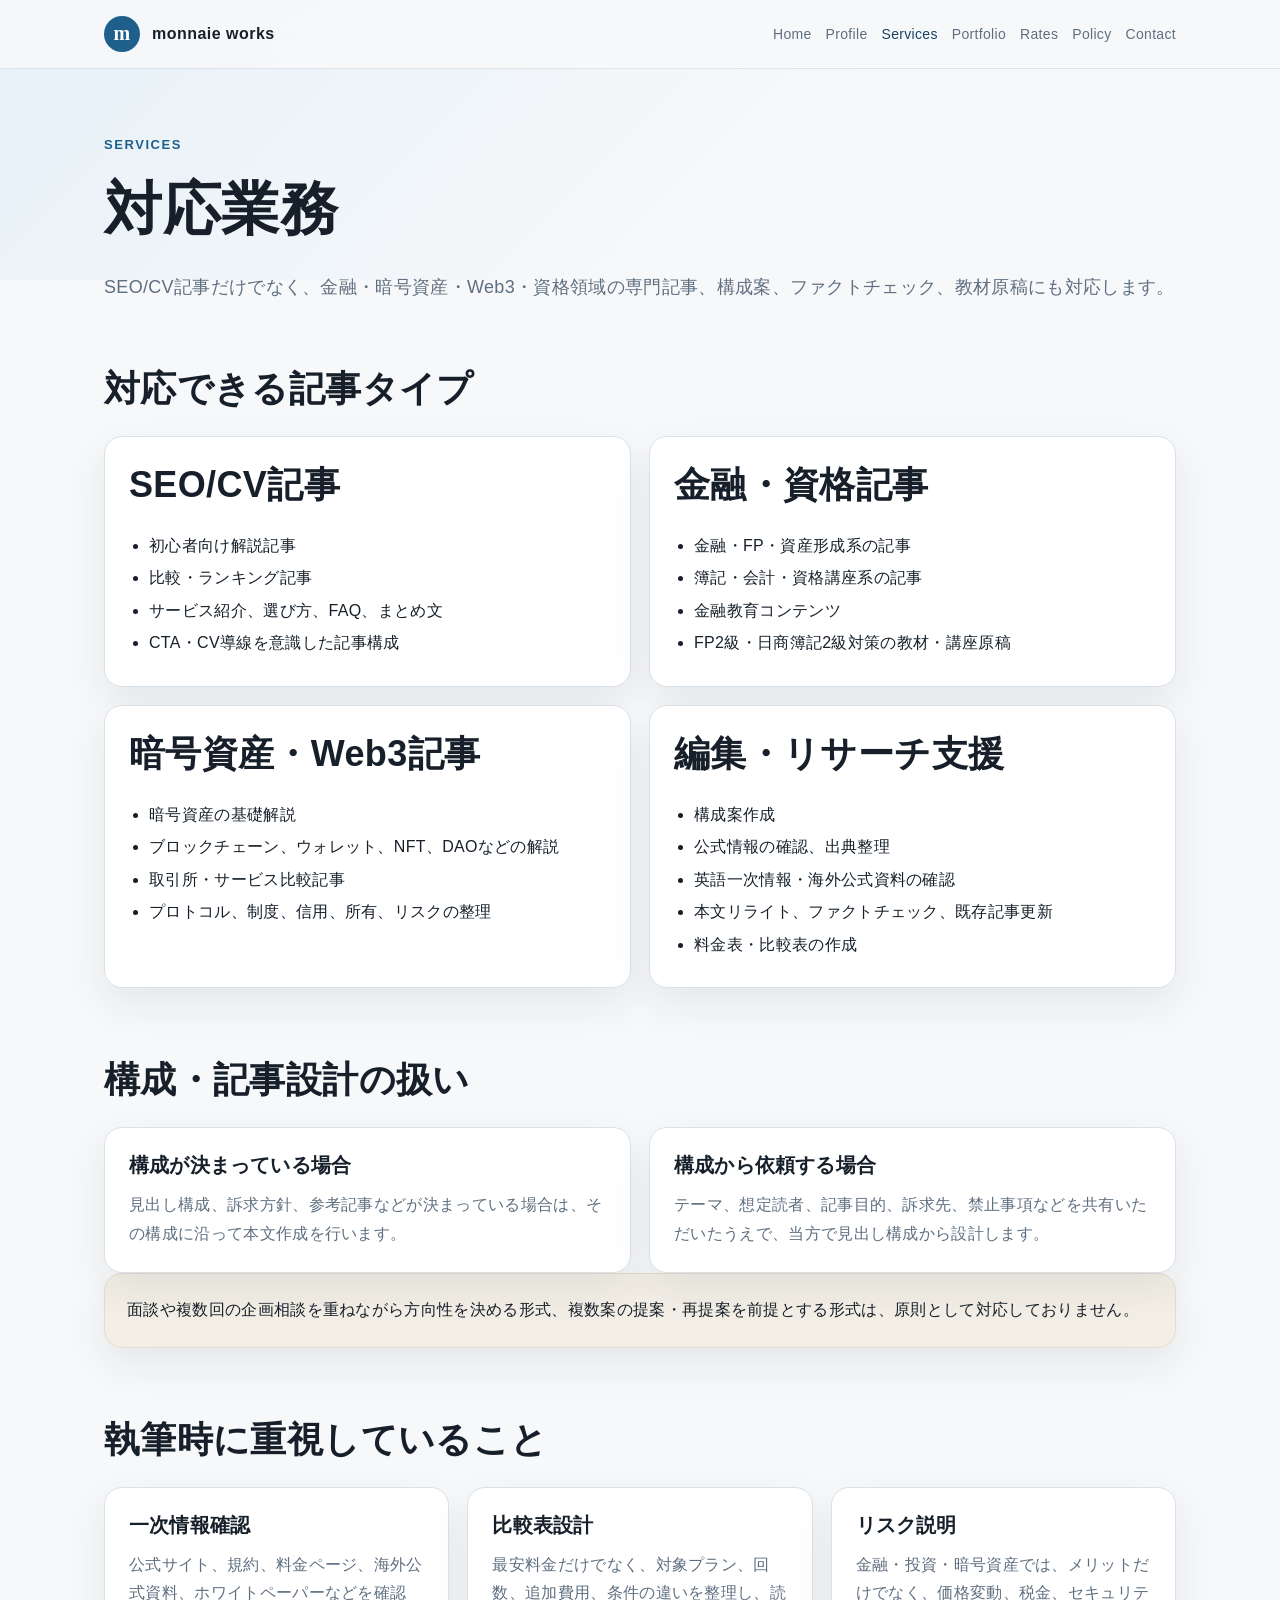
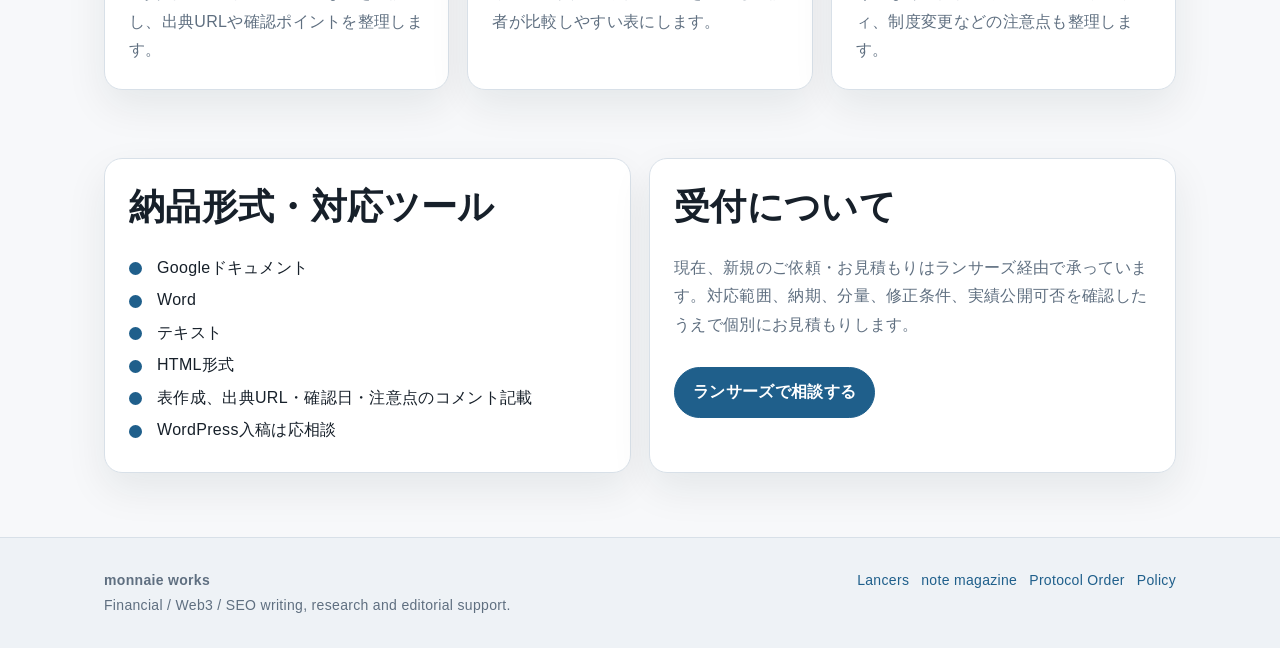
<file: docs/services.html>
<!doctype html>
<html lang="ja">
<head>
  <meta charset="utf-8">
  <meta name="viewport" content="width=device-width, initial-scale=1">
  <title>Services | monnaie works</title>
  <meta name="description" content="SEO/CV記事、金融・資格記事、暗号資産・Web3記事、構成案、ファクトチェック、教材原稿に対応します。">
  <meta property="og:title" content="Services | monnaie works">
  <meta property="og:description" content="SEO/CV記事、金融・資格記事、暗号資産・Web3記事、構成案、ファクトチェック、教材原稿に対応します。">
  <meta property="og:type" content="website">
  <meta property="og:url" content="https://monnaie-works.github.io/services.html">
  <link rel="icon" href="assets/favicon.svg" type="image/svg+xml">
  <link rel="stylesheet" href="assets/style.css">
</head>
<body>
<header class="site-header">
  <div class="header-inner">
    <a class="brand" href="index.html" aria-label="monnaie works home">
      <span class="brand-mark">m</span>
      <span>monnaie works</span>
    </a>
    <nav class="nav" aria-label="Primary navigation">
        <a href="index.html">Home</a>
        <a href="profile.html">Profile</a>
        <a class="active" href="services.html">Services</a>
        <a href="portfolio.html">Portfolio</a>
        <a href="rates.html">Rates</a>
        <a href="policy.html">Policy</a>
        <a href="contact.html">Contact</a>
    </nav>
  </div>
</header>

<main>
  <section class="page-hero">
    <p class="eyebrow">Services</p>
    <h1>対応業務</h1>
    <p class="lead">SEO/CV記事だけでなく、金融・暗号資産・Web3・資格領域の専門記事、構成案、ファクトチェック、教材原稿にも対応します。</p>
  </section>

  <section class="section">
    <h2>対応できる記事タイプ</h2>
    <div class="grid two">
      <article class="card">
        <h2>SEO/CV記事</h2>
        <ul>
          <li>初心者向け解説記事</li>
          <li>比較・ランキング記事</li>
          <li>サービス紹介、選び方、FAQ、まとめ文</li>
          <li>CTA・CV導線を意識した記事構成</li>
        </ul>
      </article>
      <article class="card">
        <h2>金融・資格記事</h2>
        <ul>
          <li>金融・FP・資産形成系の記事</li>
          <li>簿記・会計・資格講座系の記事</li>
          <li>金融教育コンテンツ</li>
          <li>FP2級・日商簿記2級対策の教材・講座原稿</li>
        </ul>
      </article>
      <article class="card">
        <h2>暗号資産・Web3記事</h2>
        <ul>
          <li>暗号資産の基礎解説</li>
          <li>ブロックチェーン、ウォレット、NFT、DAOなどの解説</li>
          <li>取引所・サービス比較記事</li>
          <li>プロトコル、制度、信用、所有、リスクの整理</li>
        </ul>
      </article>
      <article class="card">
        <h2>編集・リサーチ支援</h2>
        <ul>
          <li>構成案作成</li>
          <li>公式情報の確認、出典整理</li>
          <li>英語一次情報・海外公式資料の確認</li>
          <li>本文リライト、ファクトチェック、既存記事更新</li>
          <li>料金表・比較表の作成</li>
        </ul>
      </article>
    </div>
  </section>

  <section class="section">
    <h2>構成・記事設計の扱い</h2>
    <div class="grid two">
      <article class="card">
        <h3>構成が決まっている場合</h3>
        <p>見出し構成、訴求方針、参考記事などが決まっている場合は、その構成に沿って本文作成を行います。</p>
      </article>
      <article class="card">
        <h3>構成から依頼する場合</h3>
        <p>テーマ、想定読者、記事目的、訴求先、禁止事項などを共有いただいたうえで、当方で見出し構成から設計します。</p>
      </article>
    </div>
    <div class="note-box">
      <p>面談や複数回の企画相談を重ねながら方向性を決める形式、複数案の提案・再提案を前提とする形式は、原則として対応しておりません。</p>
    </div>
  </section>

  <section class="section">
    <h2>執筆時に重視していること</h2>
    <div class="grid">
      <article class="card">
        <h3>一次情報確認</h3>
        <p>公式サイト、規約、料金ページ、海外公式資料、ホワイトペーパーなどを確認し、出典URLや確認ポイントを整理します。</p>
      </article>
      <article class="card">
        <h3>比較表設計</h3>
        <p>最安料金だけでなく、対象プラン、回数、追加費用、条件の違いを整理し、読者が比較しやすい表にします。</p>
      </article>
      <article class="card">
        <h3>リスク説明</h3>
        <p>金融・投資・暗号資産では、メリットだけでなく、価格変動、税金、セキュリティ、制度変更などの注意点も整理します。</p>
      </article>
    </div>
  </section>

  <section class="section">
    <div class="grid two">
      <article class="profile-box">
        <h2>納品形式・対応ツール</h2>
        <ul class="check-list">
          <li>Googleドキュメント</li>
          <li>Word</li>
          <li>テキスト</li>
          <li>HTML形式</li>
          <li>表作成、出典URL・確認日・注意点のコメント記載</li>
          <li>WordPress入稿は応相談</li>
        </ul>
      </article>
      <article class="profile-box">
        <h2>受付について</h2>
        <p>現在、新規のご依頼・お見積もりはランサーズ経由で承っています。対応範囲、納期、分量、修正条件、実績公開可否を確認したうえで個別にお見積もりします。</p>
        <div class="cta-row">
          <a class="button" href="https://www.lancers.jp/profile/monnaie_works" target="_blank" rel="noopener noreferrer">ランサーズで相談する</a>
        </div>
      </article>
    </div>
  </section>
</main>

<footer class="site-footer">
  <div class="footer-inner">
    <div>
      <strong>monnaie works</strong><br>
      Financial / Web3 / SEO writing, research and editorial support.
    </div>
    <div class="footer-links">
      <a href="https://www.lancers.jp/profile/monnaie_works" target="_blank" rel="noopener noreferrer">Lancers</a>
      <a href="https://note.com/philo_monnaie/m/m2eb912a5b10f" target="_blank" rel="noopener noreferrer">note magazine</a>
      <a href="https://protocolorder.github.io/protocolorder-teaser/" target="_blank" rel="noopener noreferrer">Protocol Order</a>
      <a href="policy.html">Policy</a>
    </div>
  </div>
</footer>
</body>
</html>
</file>
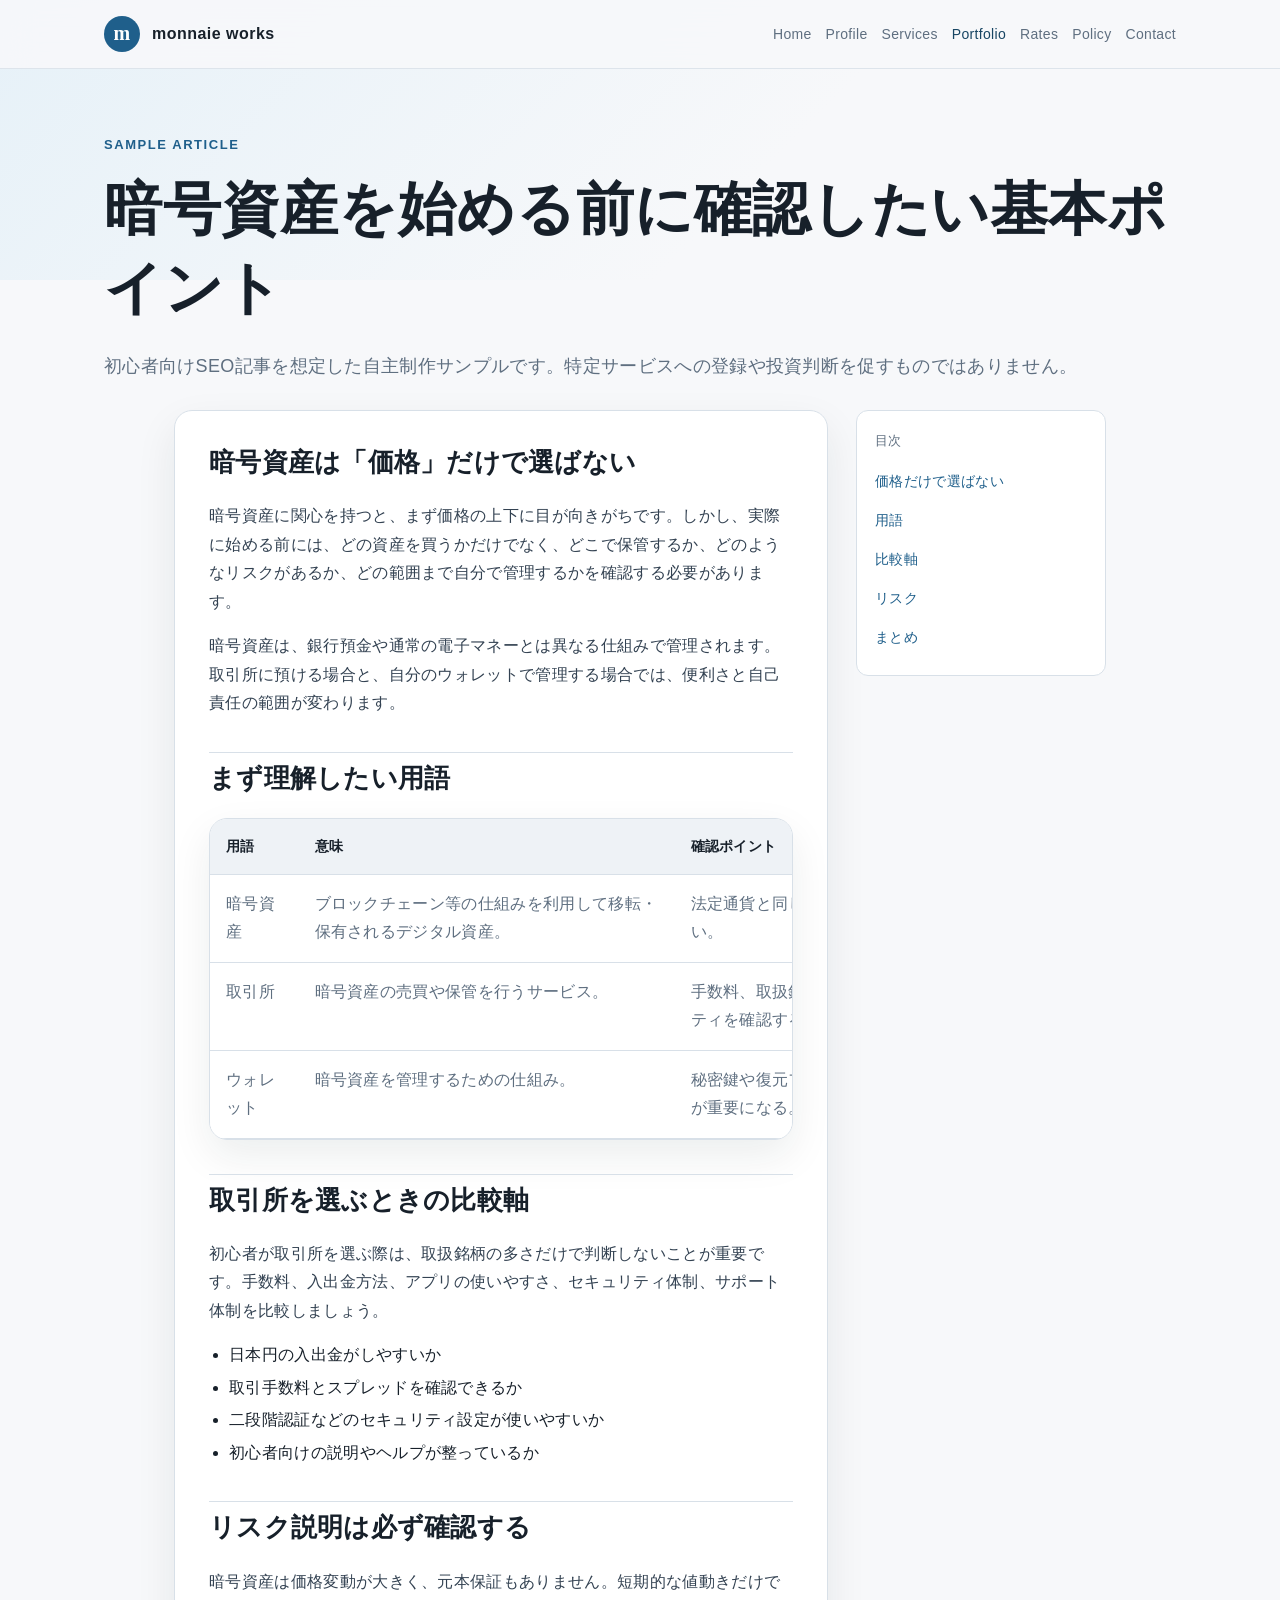
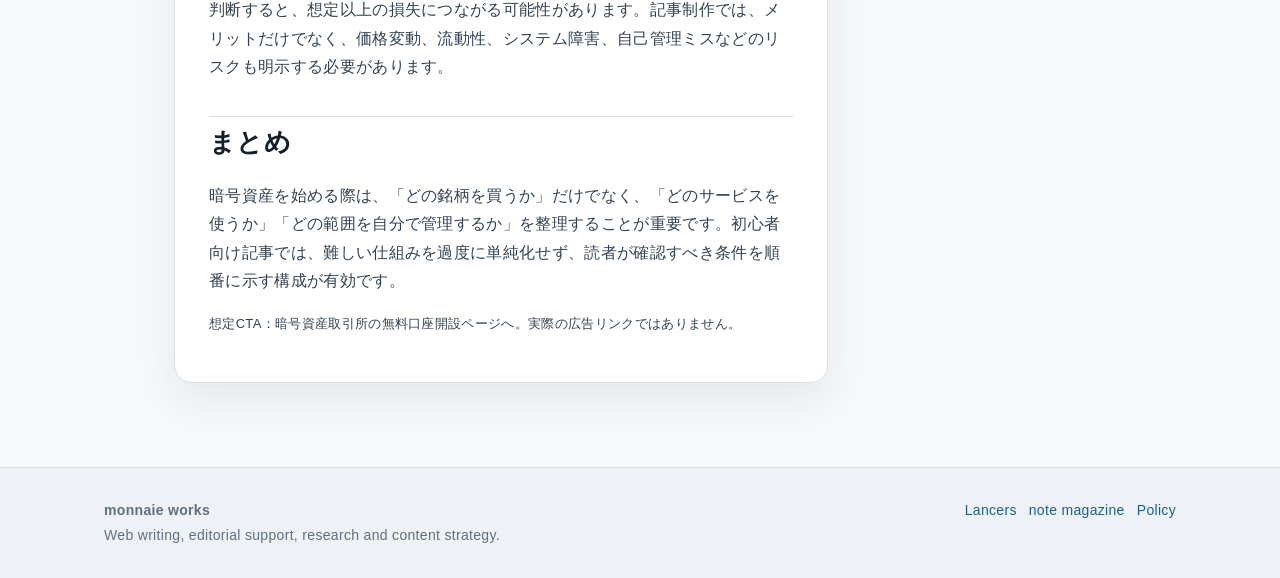
<file: docs/samples/crypto-beginner.html>
<!doctype html>
<html lang="ja">
<head>
  <meta charset="utf-8">
  <meta name="viewport" content="width=device-width, initial-scale=1">
  <title>暗号資産を始める前に確認したい基本ポイント | monnaie works</title>
  <meta name="description" content="Web writing, editorial support, research and content strategy.">
  <meta property="og:title" content="暗号資産を始める前に確認したい基本ポイント | monnaie works">
  <meta property="og:description" content="Web writing, editorial support, research and content strategy.">
  <meta property="og:type" content="website">
  <meta property="og:url" content="https://monnaie-works.github.io/samples/crypto-beginner.html">
  <link rel="icon" href="../assets/favicon.svg" type="image/svg+xml">
  <link rel="stylesheet" href="../assets/style.css">
</head>
<body>
<header class="site-header">
  <div class="header-inner">
    <a class="brand" href="../index.html" aria-label="monnaie works home">
      <span class="brand-mark">m</span>
      <span>monnaie works</span>
    </a>
    <nav class="nav" aria-label="Primary navigation">
        <a href="../index.html">Home</a>
        <a href="../profile.html">Profile</a>
        <a href="../services.html">Services</a>
        <a class="active" href="../portfolio.html">Portfolio</a>
        <a href="../rates.html">Rates</a>
        <a href="../policy.html">Policy</a>
        <a href="../contact.html">Contact</a>
    </nav>
  </div>
</header>

<main>
  <section class="page-hero">
    <p class="eyebrow">Sample Article</p>
    <h1>暗号資産を始める前に確認したい基本ポイント</h1>
    <p class="lead">初心者向けSEO記事を想定した自主制作サンプルです。特定サービスへの登録や投資判断を促すものではありません。</p>
  </section>
  <div class="article-layout">
    <article class="article-body">
      <h2 id="intro">暗号資産は「価格」だけで選ばない</h2>
      <p>暗号資産に関心を持つと、まず価格の上下に目が向きがちです。しかし、実際に始める前には、どの資産を買うかだけでなく、どこで保管するか、どのようなリスクがあるか、どの範囲まで自分で管理するかを確認する必要があります。</p>
      <p>暗号資産は、銀行預金や通常の電子マネーとは異なる仕組みで管理されます。取引所に預ける場合と、自分のウォレットで管理する場合では、便利さと自己責任の範囲が変わります。</p>

      <h2 id="terms">まず理解したい用語</h2>
      <div class="table-wrap">
        <table>
          <thead><tr><th>用語</th><th>意味</th><th>確認ポイント</th></tr></thead>
          <tbody>
            <tr><td>暗号資産</td><td>ブロックチェーン等の仕組みを利用して移転・保有されるデジタル資産。</td><td>法定通貨と同じ扱いではない。</td></tr>
            <tr><td>取引所</td><td>暗号資産の売買や保管を行うサービス。</td><td>手数料、取扱銘柄、セキュリティを確認する。</td></tr>
            <tr><td>ウォレット</td><td>暗号資産を管理するための仕組み。</td><td>秘密鍵や復元フレーズの管理が重要になる。</td></tr>
          </tbody>
        </table>
      </div>

      <h2 id="choice">取引所を選ぶときの比較軸</h2>
      <p>初心者が取引所を選ぶ際は、取扱銘柄の多さだけで判断しないことが重要です。手数料、入出金方法、アプリの使いやすさ、セキュリティ体制、サポート体制を比較しましょう。</p>
      <ul>
        <li>日本円の入出金がしやすいか</li>
        <li>取引手数料とスプレッドを確認できるか</li>
        <li>二段階認証などのセキュリティ設定が使いやすいか</li>
        <li>初心者向けの説明やヘルプが整っているか</li>
      </ul>

      <h2 id="risk">リスク説明は必ず確認する</h2>
      <p>暗号資産は価格変動が大きく、元本保証もありません。短期的な値動きだけで判断すると、想定以上の損失につながる可能性があります。記事制作では、メリットだけでなく、価格変動、流動性、システム障害、自己管理ミスなどのリスクも明示する必要があります。</p>

      <h2 id="summary">まとめ</h2>
      <p>暗号資産を始める際は、「どの銘柄を買うか」だけでなく、「どのサービスを使うか」「どの範囲を自分で管理するか」を整理することが重要です。初心者向け記事では、難しい仕組みを過度に単純化せず、読者が確認すべき条件を順番に示す構成が有効です。</p>
      <p class="small">想定CTA：暗号資産取引所の無料口座開設ページへ。実際の広告リンクではありません。</p>
    </article>
    <aside class="sidebar">
      <p>目次</p>
      <a href="#intro">価格だけで選ばない</a>
      <a href="#terms">用語</a>
      <a href="#choice">比較軸</a>
      <a href="#risk">リスク</a>
      <a href="#summary">まとめ</a>
    </aside>
  </div>
</main>

<footer class="site-footer">
  <div class="footer-inner">
    <div>
      <strong>monnaie works</strong><br>
      Web writing, editorial support, research and content strategy.
    </div>
    <div class="footer-links">
      <a href="https://www.lancers.jp/profile/monnaie_works" target="_blank" rel="noopener noreferrer">Lancers</a>
      <a href="https://note.com/philo_monnaie/m/m2eb912a5b10f" target="_blank" rel="noopener noreferrer">note magazine</a>
      <a href="../policy.html">Policy</a>
    </div>
  </div>
</footer>
</body>
</html>
</file>
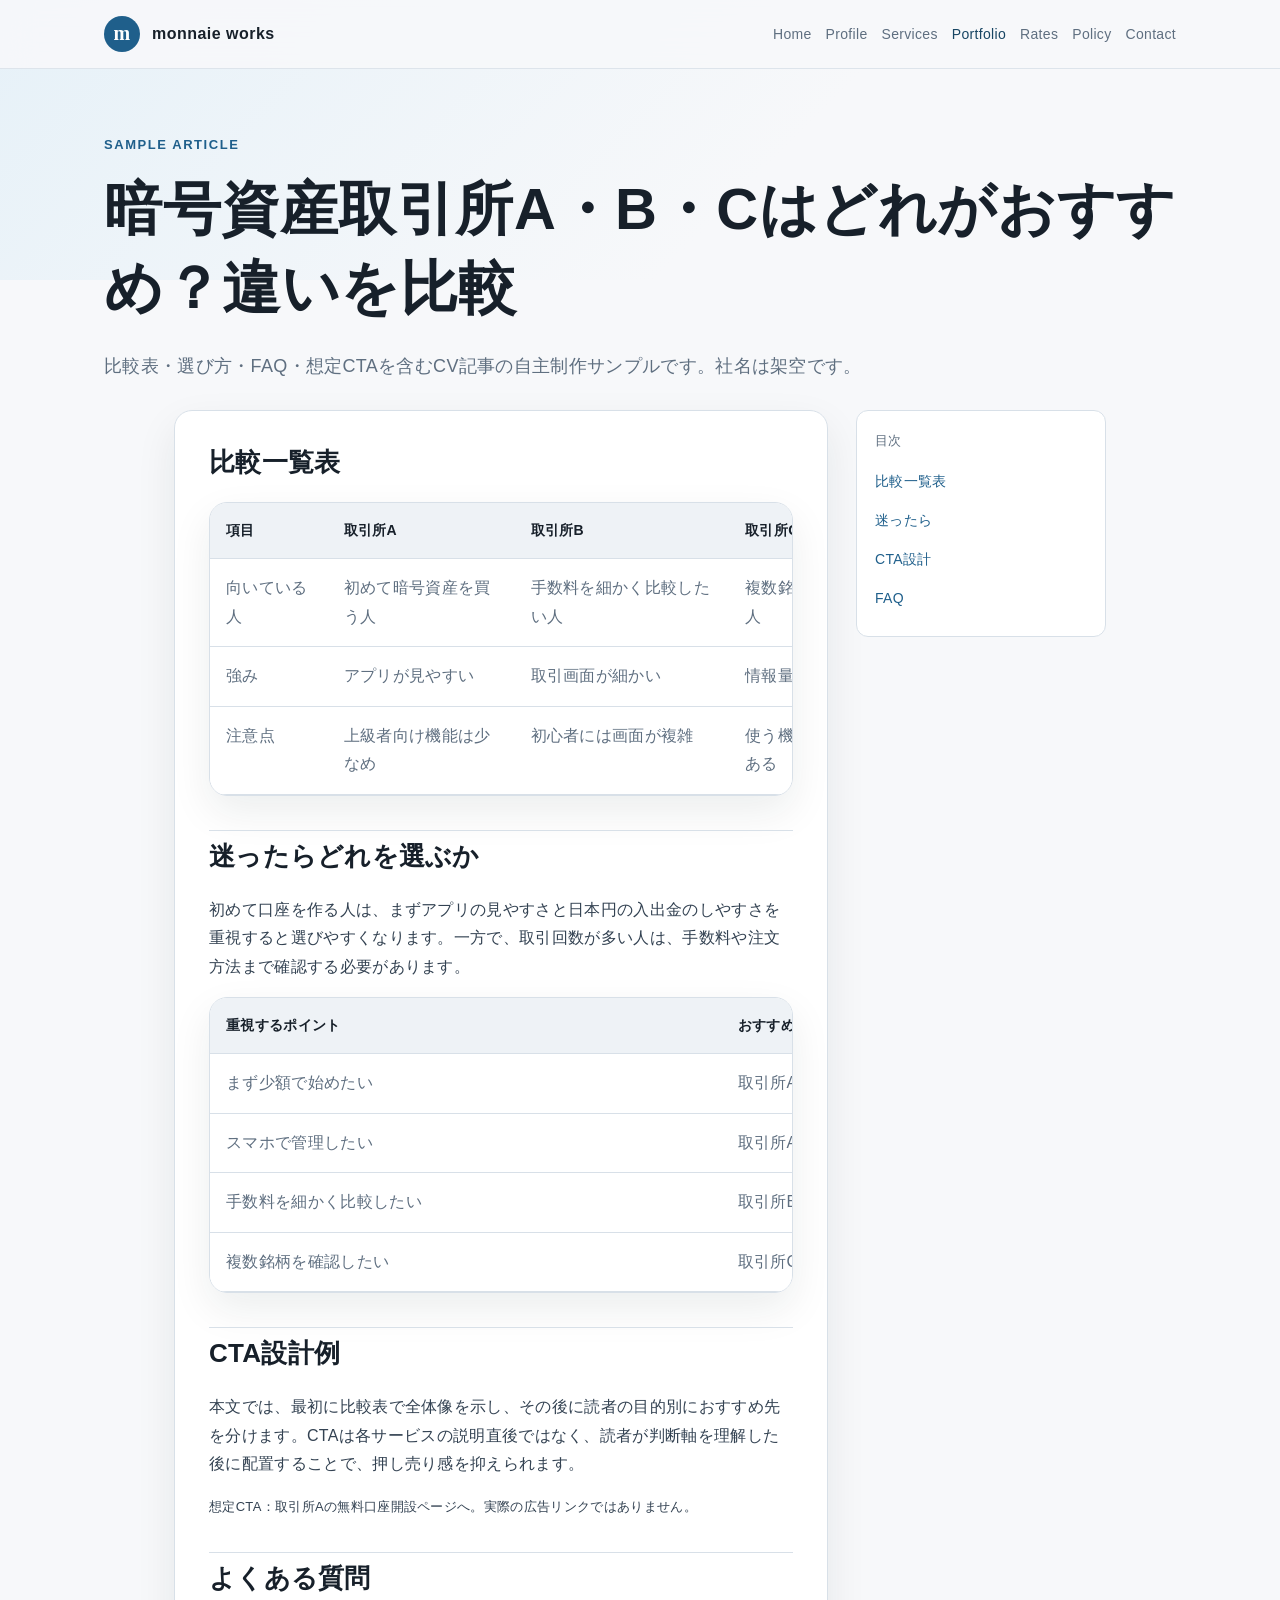
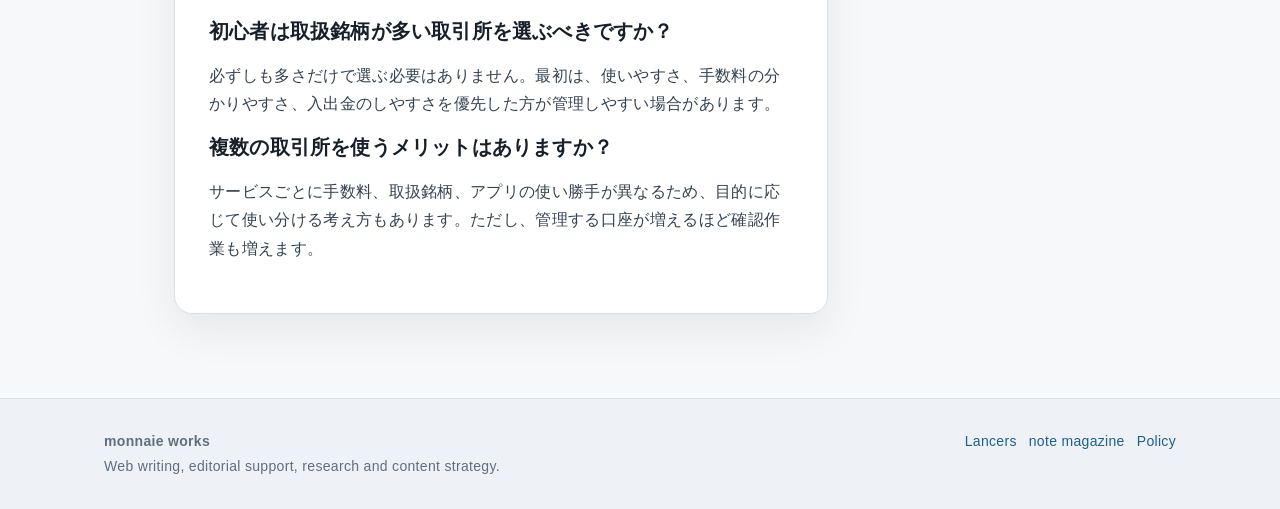
<file: docs/samples/exchange-choice.html>
<!doctype html>
<html lang="ja">
<head>
  <meta charset="utf-8">
  <meta name="viewport" content="width=device-width, initial-scale=1">
  <title>暗号資産取引所A・B・Cはどれがおすすめ？違いを比較 | monnaie works</title>
  <meta name="description" content="Web writing, editorial support, research and content strategy.">
  <meta property="og:title" content="暗号資産取引所A・B・Cはどれがおすすめ？違いを比較 | monnaie works">
  <meta property="og:description" content="Web writing, editorial support, research and content strategy.">
  <meta property="og:type" content="website">
  <meta property="og:url" content="https://monnaie-works.github.io/samples/exchange-choice.html">
  <link rel="icon" href="../assets/favicon.svg" type="image/svg+xml">
  <link rel="stylesheet" href="../assets/style.css">
</head>
<body>
<header class="site-header">
  <div class="header-inner">
    <a class="brand" href="../index.html" aria-label="monnaie works home">
      <span class="brand-mark">m</span>
      <span>monnaie works</span>
    </a>
    <nav class="nav" aria-label="Primary navigation">
        <a href="../index.html">Home</a>
        <a href="../profile.html">Profile</a>
        <a href="../services.html">Services</a>
        <a class="active" href="../portfolio.html">Portfolio</a>
        <a href="../rates.html">Rates</a>
        <a href="../policy.html">Policy</a>
        <a href="../contact.html">Contact</a>
    </nav>
  </div>
</header>

<main>
  <section class="page-hero">
    <p class="eyebrow">Sample Article</p>
    <h1>暗号資産取引所A・B・Cはどれがおすすめ？違いを比較</h1>
    <p class="lead">比較表・選び方・FAQ・想定CTAを含むCV記事の自主制作サンプルです。社名は架空です。</p>
  </section>
  <div class="article-layout">
    <article class="article-body">
      <h2 id="compare">比較一覧表</h2>
      <div class="table-wrap">
        <table>
          <thead><tr><th>項目</th><th>取引所A</th><th>取引所B</th><th>取引所C</th></tr></thead>
          <tbody>
            <tr><td>向いている人</td><td>初めて暗号資産を買う人</td><td>手数料を細かく比較したい人</td><td>複数銘柄を確認したい人</td></tr>
            <tr><td>強み</td><td>アプリが見やすい</td><td>取引画面が細かい</td><td>情報量が多い</td></tr>
            <tr><td>注意点</td><td>上級者向け機能は少なめ</td><td>初心者には画面が複雑</td><td>使う機能を絞る必要がある</td></tr>
          </tbody>
        </table>
      </div>

      <h2 id="recommend">迷ったらどれを選ぶか</h2>
      <p>初めて口座を作る人は、まずアプリの見やすさと日本円の入出金のしやすさを重視すると選びやすくなります。一方で、取引回数が多い人は、手数料や注文方法まで確認する必要があります。</p>
      <div class="table-wrap">
        <table>
          <thead><tr><th>重視するポイント</th><th>おすすめ</th></tr></thead>
          <tbody>
            <tr><td>まず少額で始めたい</td><td>取引所A</td></tr>
            <tr><td>スマホで管理したい</td><td>取引所A</td></tr>
            <tr><td>手数料を細かく比較したい</td><td>取引所B</td></tr>
            <tr><td>複数銘柄を確認したい</td><td>取引所C</td></tr>
          </tbody>
        </table>
      </div>

      <h2 id="cta">CTA設計例</h2>
      <p>本文では、最初に比較表で全体像を示し、その後に読者の目的別におすすめ先を分けます。CTAは各サービスの説明直後ではなく、読者が判断軸を理解した後に配置することで、押し売り感を抑えられます。</p>
      <p class="small">想定CTA：取引所Aの無料口座開設ページへ。実際の広告リンクではありません。</p>

      <h2 id="faq">よくある質問</h2>
      <h3>初心者は取扱銘柄が多い取引所を選ぶべきですか？</h3>
      <p>必ずしも多さだけで選ぶ必要はありません。最初は、使いやすさ、手数料の分かりやすさ、入出金のしやすさを優先した方が管理しやすい場合があります。</p>
      <h3>複数の取引所を使うメリットはありますか？</h3>
      <p>サービスごとに手数料、取扱銘柄、アプリの使い勝手が異なるため、目的に応じて使い分ける考え方もあります。ただし、管理する口座が増えるほど確認作業も増えます。</p>
    </article>
    <aside class="sidebar">
      <p>目次</p>
      <a href="#compare">比較一覧表</a>
      <a href="#recommend">迷ったら</a>
      <a href="#cta">CTA設計</a>
      <a href="#faq">FAQ</a>
    </aside>
  </div>
</main>

<footer class="site-footer">
  <div class="footer-inner">
    <div>
      <strong>monnaie works</strong><br>
      Web writing, editorial support, research and content strategy.
    </div>
    <div class="footer-links">
      <a href="https://www.lancers.jp/profile/monnaie_works" target="_blank" rel="noopener noreferrer">Lancers</a>
      <a href="https://note.com/philo_monnaie/m/m2eb912a5b10f" target="_blank" rel="noopener noreferrer">note magazine</a>
      <a href="../policy.html">Policy</a>
    </div>
  </div>
</footer>
</body>
</html>
</file>
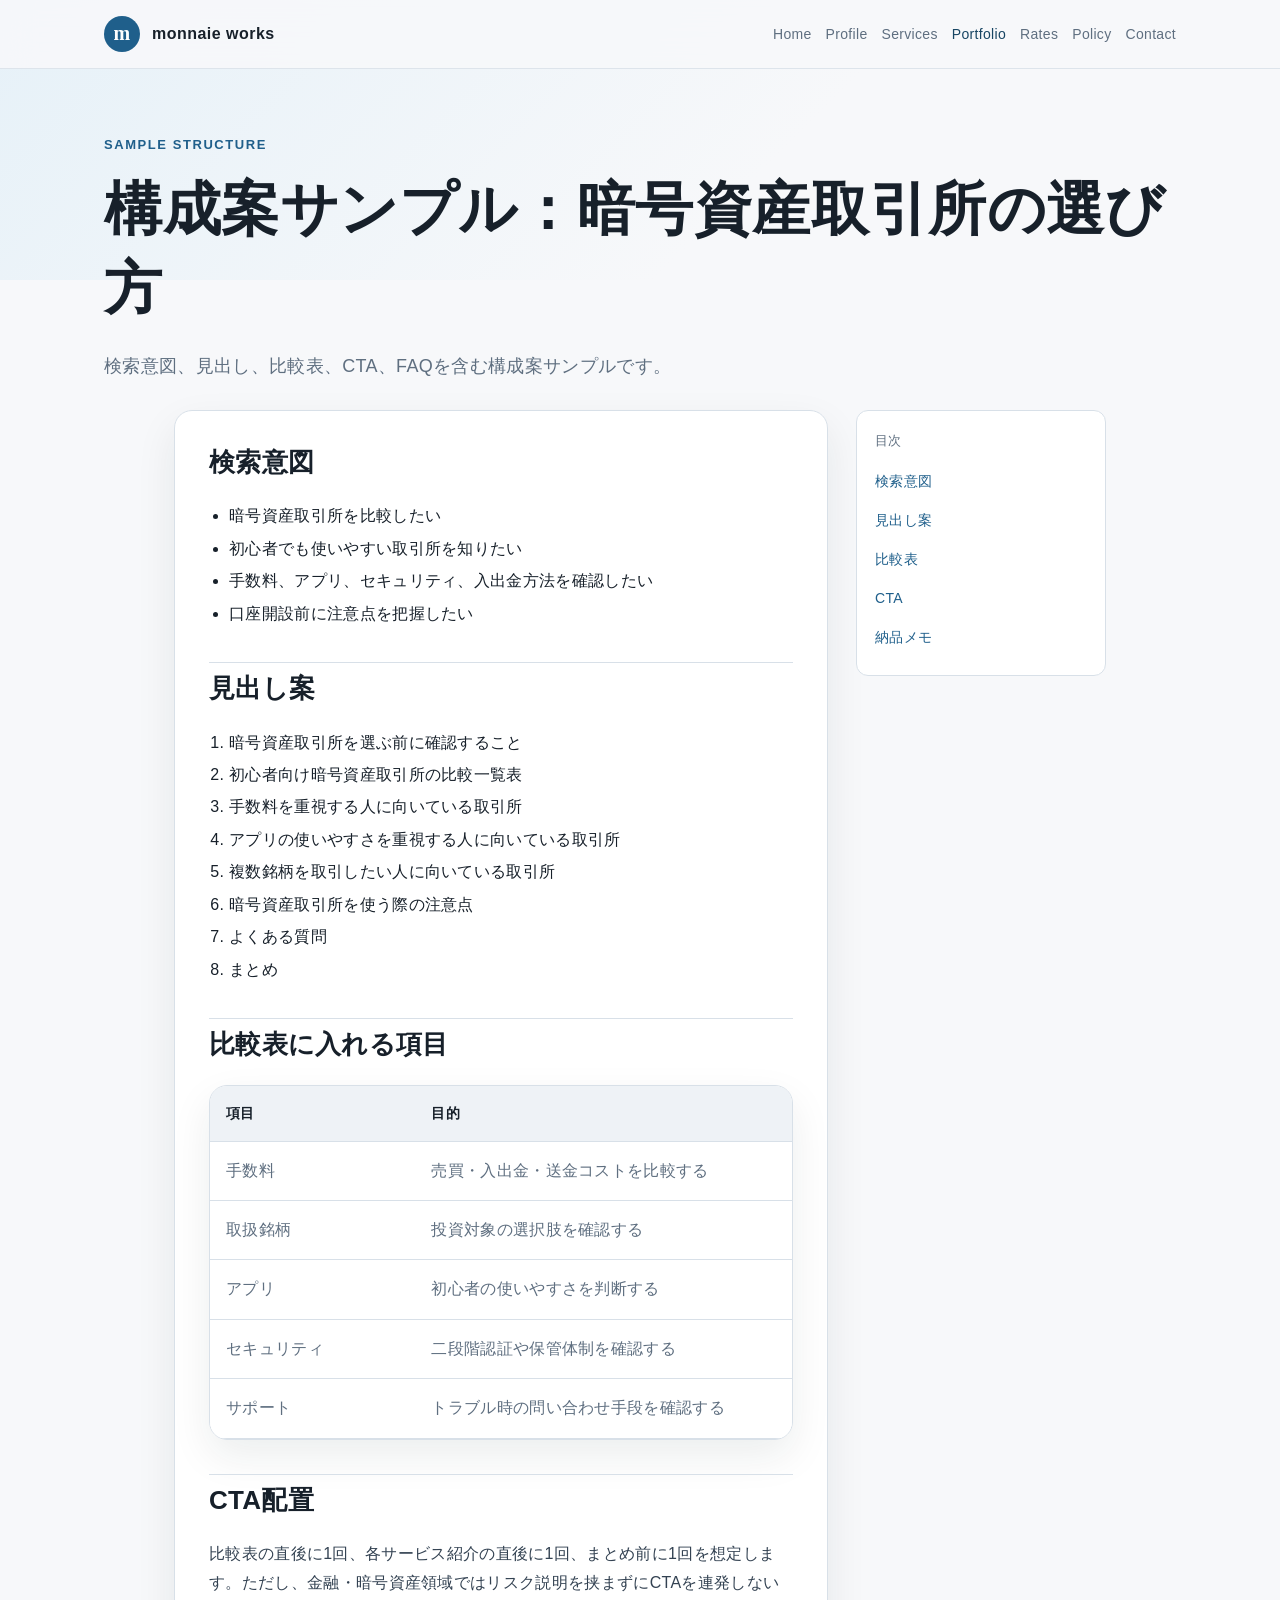
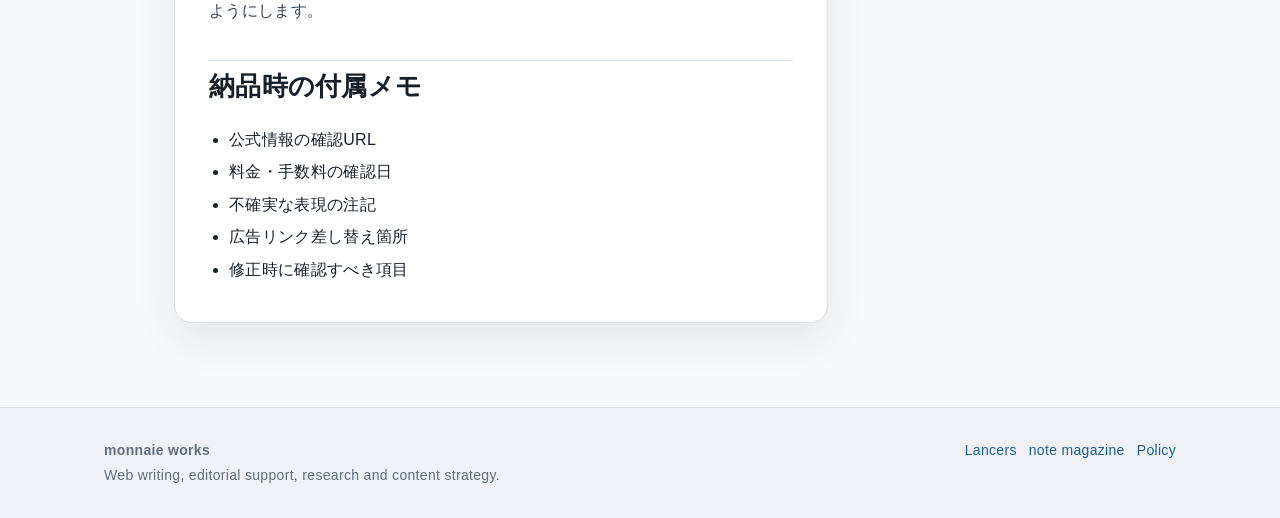
<file: docs/samples/structure-sample.html>
<!doctype html>
<html lang="ja">
<head>
  <meta charset="utf-8">
  <meta name="viewport" content="width=device-width, initial-scale=1">
  <title>構成案サンプル：暗号資産取引所の選び方 | monnaie works</title>
  <meta name="description" content="Web writing, editorial support, research and content strategy.">
  <meta property="og:title" content="構成案サンプル：暗号資産取引所の選び方 | monnaie works">
  <meta property="og:description" content="Web writing, editorial support, research and content strategy.">
  <meta property="og:type" content="website">
  <meta property="og:url" content="https://monnaie-works.github.io/samples/structure-sample.html">
  <link rel="icon" href="../assets/favicon.svg" type="image/svg+xml">
  <link rel="stylesheet" href="../assets/style.css">
</head>
<body>
<header class="site-header">
  <div class="header-inner">
    <a class="brand" href="../index.html" aria-label="monnaie works home">
      <span class="brand-mark">m</span>
      <span>monnaie works</span>
    </a>
    <nav class="nav" aria-label="Primary navigation">
        <a href="../index.html">Home</a>
        <a href="../profile.html">Profile</a>
        <a href="../services.html">Services</a>
        <a class="active" href="../portfolio.html">Portfolio</a>
        <a href="../rates.html">Rates</a>
        <a href="../policy.html">Policy</a>
        <a href="../contact.html">Contact</a>
    </nav>
  </div>
</header>

<main>
  <section class="page-hero">
    <p class="eyebrow">Sample Structure</p>
    <h1>構成案サンプル：暗号資産取引所の選び方</h1>
    <p class="lead">検索意図、見出し、比較表、CTA、FAQを含む構成案サンプルです。</p>
  </section>
  <div class="article-layout">
    <article class="article-body">
      <h2 id="intent">検索意図</h2>
      <ul>
        <li>暗号資産取引所を比較したい</li>
        <li>初心者でも使いやすい取引所を知りたい</li>
        <li>手数料、アプリ、セキュリティ、入出金方法を確認したい</li>
        <li>口座開設前に注意点を把握したい</li>
      </ul>

      <h2 id="outline">見出し案</h2>
      <ol>
        <li>暗号資産取引所を選ぶ前に確認すること</li>
        <li>初心者向け暗号資産取引所の比較一覧表</li>
        <li>手数料を重視する人に向いている取引所</li>
        <li>アプリの使いやすさを重視する人に向いている取引所</li>
        <li>複数銘柄を取引したい人に向いている取引所</li>
        <li>暗号資産取引所を使う際の注意点</li>
        <li>よくある質問</li>
        <li>まとめ</li>
      </ol>

      <h2 id="table">比較表に入れる項目</h2>
      <div class="table-wrap">
        <table>
          <thead><tr><th>項目</th><th>目的</th></tr></thead>
          <tbody>
            <tr><td>手数料</td><td>売買・入出金・送金コストを比較する</td></tr>
            <tr><td>取扱銘柄</td><td>投資対象の選択肢を確認する</td></tr>
            <tr><td>アプリ</td><td>初心者の使いやすさを判断する</td></tr>
            <tr><td>セキュリティ</td><td>二段階認証や保管体制を確認する</td></tr>
            <tr><td>サポート</td><td>トラブル時の問い合わせ手段を確認する</td></tr>
          </tbody>
        </table>
      </div>

      <h2 id="cta">CTA配置</h2>
      <p>比較表の直後に1回、各サービス紹介の直後に1回、まとめ前に1回を想定します。ただし、金融・暗号資産領域ではリスク説明を挟まずにCTAを連発しないようにします。</p>

      <h2 id="deliverable">納品時の付属メモ</h2>
      <ul>
        <li>公式情報の確認URL</li>
        <li>料金・手数料の確認日</li>
        <li>不確実な表現の注記</li>
        <li>広告リンク差し替え箇所</li>
        <li>修正時に確認すべき項目</li>
      </ul>
    </article>
    <aside class="sidebar">
      <p>目次</p>
      <a href="#intent">検索意図</a>
      <a href="#outline">見出し案</a>
      <a href="#table">比較表</a>
      <a href="#cta">CTA</a>
      <a href="#deliverable">納品メモ</a>
    </aside>
  </div>
</main>

<footer class="site-footer">
  <div class="footer-inner">
    <div>
      <strong>monnaie works</strong><br>
      Web writing, editorial support, research and content strategy.
    </div>
    <div class="footer-links">
      <a href="https://www.lancers.jp/profile/monnaie_works" target="_blank" rel="noopener noreferrer">Lancers</a>
      <a href="https://note.com/philo_monnaie/m/m2eb912a5b10f" target="_blank" rel="noopener noreferrer">note magazine</a>
      <a href="../policy.html">Policy</a>
    </div>
  </div>
</footer>
</body>
</html>
</file>
<file: docs/assets/style.css>
:root {
  --bg: #f7f8fa;
  --surface: #ffffff;
  --surface-soft: #eef2f6;
  --ink: #17202a;
  --muted: #5f6f80;
  --line: #d8e0e8;
  --accent: #1f5f8b;
  --accent-dark: #174563;
  --accent-soft: #e6f1f8;
  --note: #f3efe6;
  --shadow: 0 16px 40px rgba(17, 32, 44, 0.08);
  --radius: 18px;
  --radius-sm: 12px;
  --max: 1120px;
}

* {
  box-sizing: border-box;
}

html {
  scroll-behavior: smooth;
}

body {
  margin: 0;
  background: var(--bg);
  color: var(--ink);
  font-family: -apple-system, BlinkMacSystemFont, "Hiragino Sans", "Yu Gothic", "YuGothic", "Noto Sans JP", "Segoe UI", sans-serif;
  line-height: 1.78;
  letter-spacing: 0.02em;
}

body::before {
  content: "";
  position: fixed;
  inset: 0 0 auto 0;
  height: 280px;
  background: linear-gradient(135deg, #e6f1f8 0%, #f7f8fa 60%);
  z-index: -1;
}

a {
  color: var(--accent);
  text-decoration: none;
}

a:hover {
  color: var(--accent-dark);
  text-decoration: underline;
}

img,
svg {
  max-width: 100%;
}

.site-header {
  position: sticky;
  top: 0;
  z-index: 10;
  background: rgba(247, 248, 250, 0.92);
  backdrop-filter: blur(16px);
  border-bottom: 1px solid rgba(216, 224, 232, 0.8);
}

.header-inner {
  max-width: var(--max);
  margin: 0 auto;
  padding: 16px 24px;
  display: flex;
  align-items: center;
  justify-content: space-between;
  gap: 24px;
}

.brand {
  display: inline-flex;
  align-items: center;
  gap: 12px;
  color: var(--ink);
  font-weight: 700;
  letter-spacing: 0.03em;
}

.brand-mark {
  width: 36px;
  height: 36px;
  display: grid;
  place-items: center;
  border-radius: 50%;
  background: var(--accent);
  color: #fff;
  font-family: Georgia, serif;
  font-size: 20px;
}

.nav {
  display: flex;
  align-items: center;
  flex-wrap: wrap;
  gap: 14px;
  font-size: 14px;
}

.nav a {
  color: var(--muted);
}

.nav a.active,
.nav a:hover {
  color: var(--accent-dark);
  text-decoration: none;
}

.hero,
.page-hero,
.section,
.footer-inner {
  max-width: var(--max);
  margin: 0 auto;
  padding: 0 24px;
}

.hero {
  padding-top: 72px;
  padding-bottom: 58px;
  display: grid;
  grid-template-columns: minmax(0, 1.25fr) minmax(280px, 0.75fr);
  gap: 36px;
  align-items: center;
}

.page-hero {
  padding-top: 64px;
  padding-bottom: 28px;
}

.eyebrow {
  margin: 0 0 14px;
  color: var(--accent);
  font-weight: 700;
  font-size: 13px;
  letter-spacing: 0.12em;
  text-transform: uppercase;
}

h1,
h2,
h3,
h4 {
  line-height: 1.36;
  letter-spacing: 0.01em;
}

h1 {
  margin: 0;
  font-size: clamp(34px, 5vw, 58px);
}

h2 {
  margin: 0 0 22px;
  font-size: clamp(25px, 3vw, 36px);
}

h3 {
  margin: 0 0 12px;
  font-size: 20px;
}

h4 {
  margin: 0 0 8px;
  font-size: 17px;
}

.lead {
  margin: 22px 0 0;
  color: var(--muted);
  font-size: 18px;
}

.hero-card,
.card,
.article-card,
.note-box,
.profile-box,
.sample-outline,
.table-wrap {
  background: var(--surface);
  border: 1px solid var(--line);
  border-radius: var(--radius);
  box-shadow: var(--shadow);
}

.hero-card {
  padding: 28px;
}

.hero-card p {
  margin: 0 0 18px;
}

.cta-row {
  margin-top: 28px;
  display: flex;
  flex-wrap: wrap;
  gap: 12px;
}

.button {
  display: inline-flex;
  justify-content: center;
  align-items: center;
  gap: 8px;
  min-height: 44px;
  padding: 10px 18px;
  border-radius: 999px;
  border: 1px solid var(--accent);
  background: var(--accent);
  color: #fff;
  font-weight: 700;
  text-decoration: none;
}

.button:hover {
  color: #fff;
  background: var(--accent-dark);
  text-decoration: none;
}

.button.secondary {
  background: transparent;
  color: var(--accent);
}

.button.secondary:hover {
  background: var(--accent-soft);
  color: var(--accent-dark);
}

.section {
  padding-top: 34px;
  padding-bottom: 34px;
}

.grid {
  display: grid;
  grid-template-columns: repeat(3, minmax(0, 1fr));
  gap: 18px;
}

.grid.two {
  grid-template-columns: repeat(2, minmax(0, 1fr));
}

.card,
.article-card,
.profile-box,
.sample-outline {
  padding: 24px;
}

.card p,
.article-card p,
.profile-box p {
  margin: 0;
  color: var(--muted);
}

.card ul,
.profile-box ul,
.article-card ul,
.article-body ul,
.article-body ol {
  padding-left: 1.25em;
  margin: 10px 0 0;
}

.card li,
.profile-box li,
.article-card li,
.article-body li {
  margin: 4px 0;
}

.note-box {
  padding: 22px;
  background: var(--note);
  border-color: #e6ddc9;
}

.note-box p {
  margin: 0;
}

.table-wrap {
  overflow-x: auto;
  padding: 0;
}

table {
  width: 100%;
  border-collapse: collapse;
  min-width: 720px;
  background: var(--surface);
}

th,
td {
  padding: 15px 16px;
  border-bottom: 1px solid var(--line);
  text-align: left;
  vertical-align: top;
}

th {
  background: var(--surface-soft);
  color: var(--ink);
  font-size: 14px;
}

td {
  color: var(--muted);
}

.article-layout {
  max-width: 980px;
  margin: 0 auto;
  padding: 0 24px 54px;
  display: grid;
  grid-template-columns: minmax(0, 1fr) 250px;
  gap: 28px;
  align-items: start;
}

.article-body {
  background: var(--surface);
  border: 1px solid var(--line);
  border-radius: var(--radius);
  box-shadow: var(--shadow);
  padding: 34px;
}

.article-body p {
  color: #334252;
}

.article-body h2 {
  margin-top: 34px;
  padding-top: 8px;
  border-top: 1px solid var(--line);
  font-size: 26px;
}

.article-body h2:first-child {
  margin-top: 0;
  padding-top: 0;
  border-top: 0;
}

.sidebar {
  position: sticky;
  top: 92px;
  background: var(--surface);
  border: 1px solid var(--line);
  border-radius: var(--radius-sm);
  padding: 18px;
}

.sidebar p {
  margin: 0 0 10px;
  font-size: 13px;
  color: var(--muted);
}

.sidebar a {
  display: block;
  padding: 7px 0;
  font-size: 14px;
}

.badge-list {
  display: flex;
  flex-wrap: wrap;
  gap: 8px;
  margin-top: 16px;
}

.badge {
  display: inline-flex;
  align-items: center;
  padding: 6px 10px;
  border-radius: 999px;
  background: var(--accent-soft);
  color: var(--accent-dark);
  font-size: 13px;
  font-weight: 700;
}

.kicker {
  display: inline-block;
  padding: 4px 10px;
  border-radius: 999px;
  background: var(--surface-soft);
  color: var(--muted);
  font-size: 13px;
}

.site-footer {
  margin-top: 30px;
  border-top: 1px solid var(--line);
  background: #eef2f6;
}

.footer-inner {
  padding-top: 30px;
  padding-bottom: 30px;
  color: var(--muted);
  font-size: 14px;
  display: flex;
  justify-content: space-between;
  gap: 18px;
  flex-wrap: wrap;
}

.footer-links {
  display: flex;
  flex-wrap: wrap;
  gap: 12px;
}

.small {
  font-size: 13px;
  color: var(--muted);
}

.check-list {
  list-style: none;
  padding-left: 0 !important;
}

.check-list li {
  position: relative;
  padding-left: 28px;
}

.check-list li::before {
  content: "";
  position: absolute;
  left: 0;
  top: 0.55em;
  width: 13px;
  height: 13px;
  border-radius: 50%;
  background: var(--accent);
}

@media (max-width: 860px) {
  .header-inner {
    align-items: flex-start;
    flex-direction: column;
  }

  .hero,
  .grid,
  .grid.two,
  .article-layout {
    grid-template-columns: 1fr;
  }

  .hero {
    padding-top: 48px;
  }

  .sidebar {
    position: static;
  }
}

@media (max-width: 560px) {
  .hero,
  .page-hero,
  .section,
  .article-layout,
  .footer-inner {
    padding-left: 18px;
    padding-right: 18px;
  }

  .article-body {
    padding: 24px 18px;
  }

  .nav {
    gap: 10px;
  }

  .button {
    width: 100%;
  }
}
</file>
